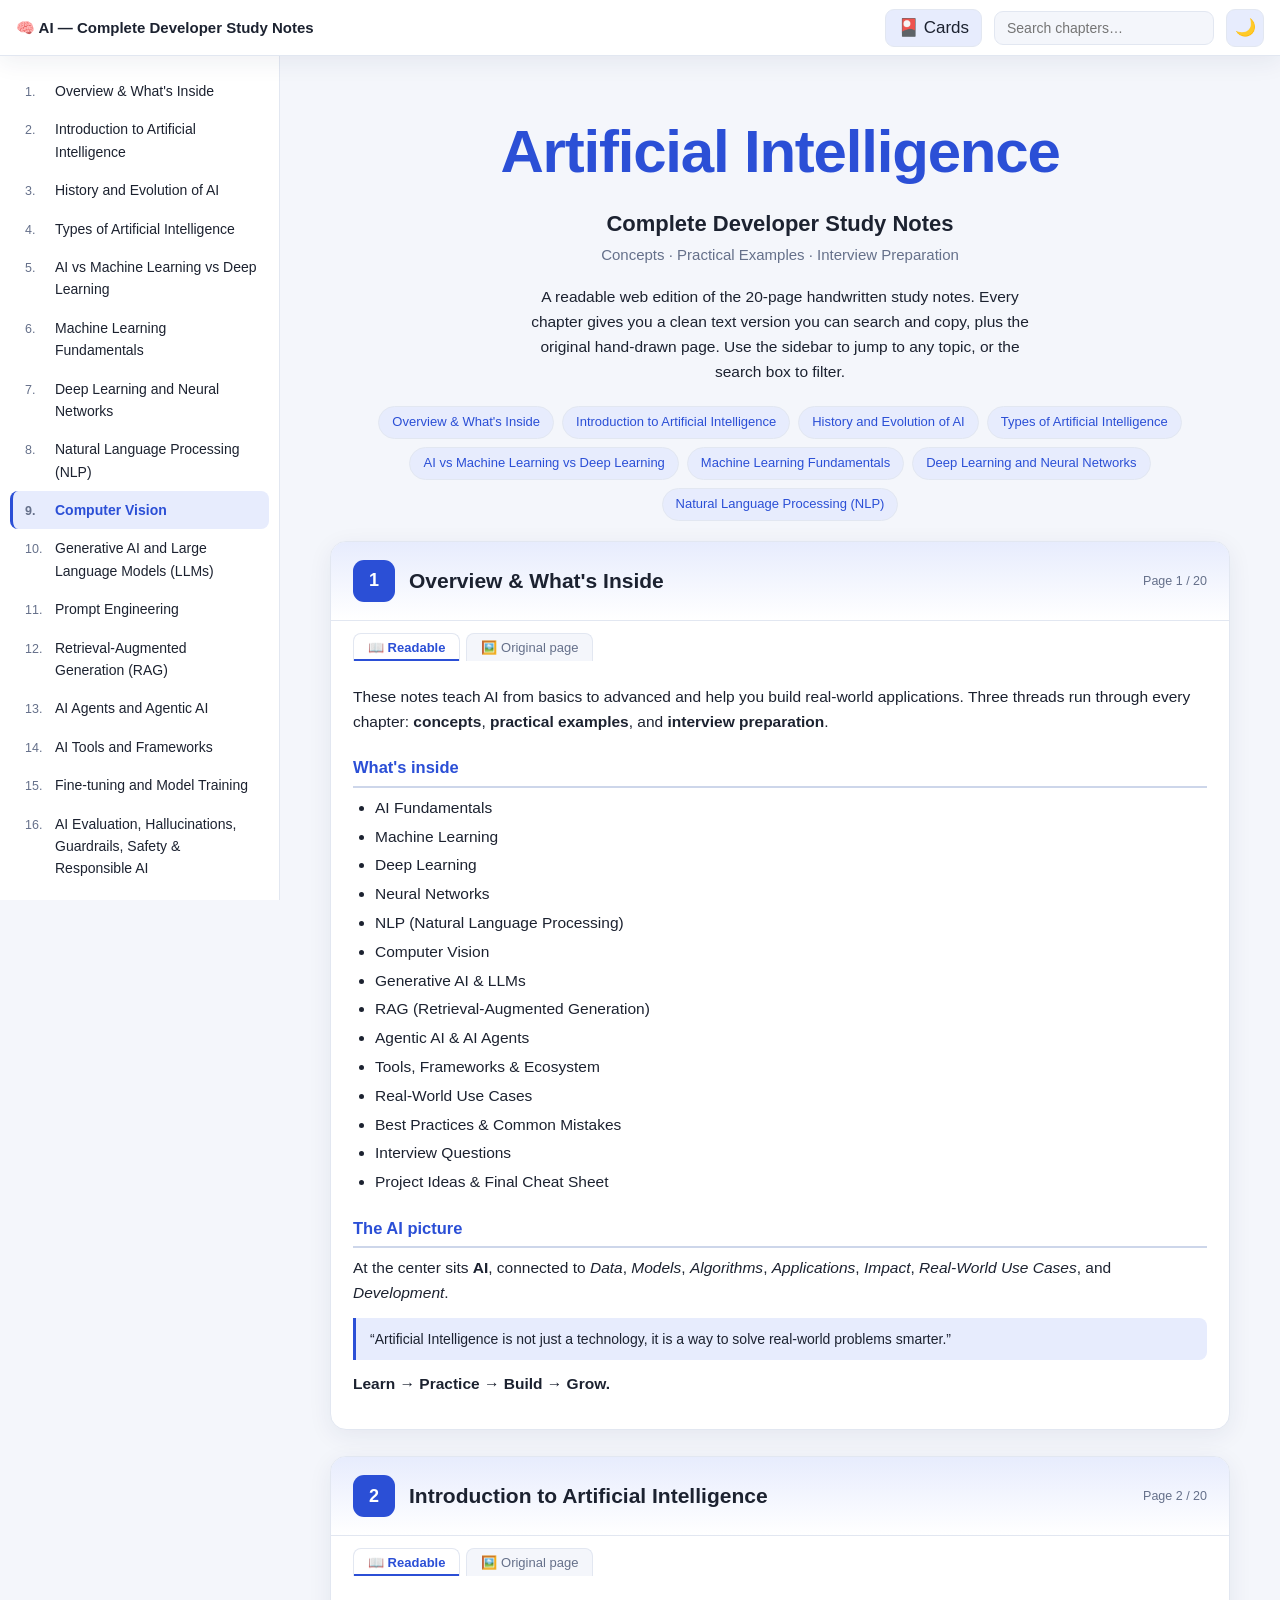
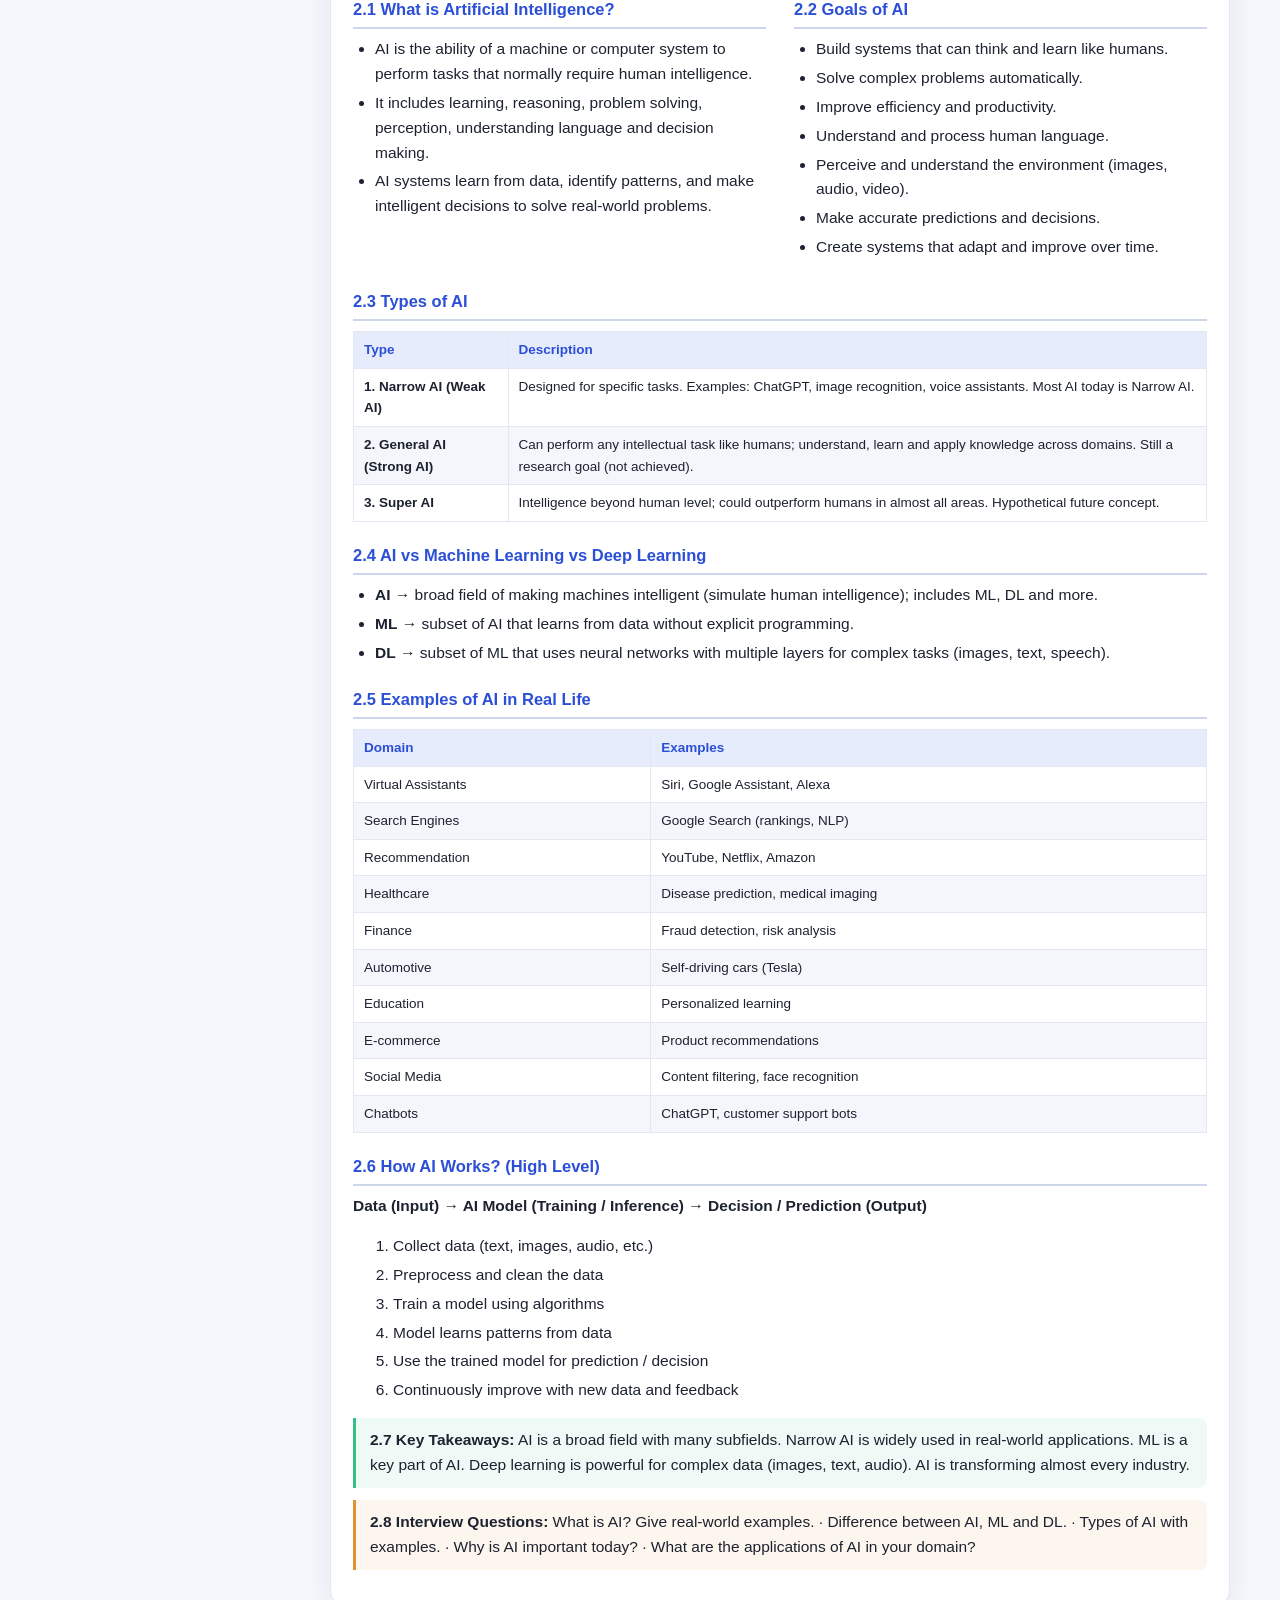
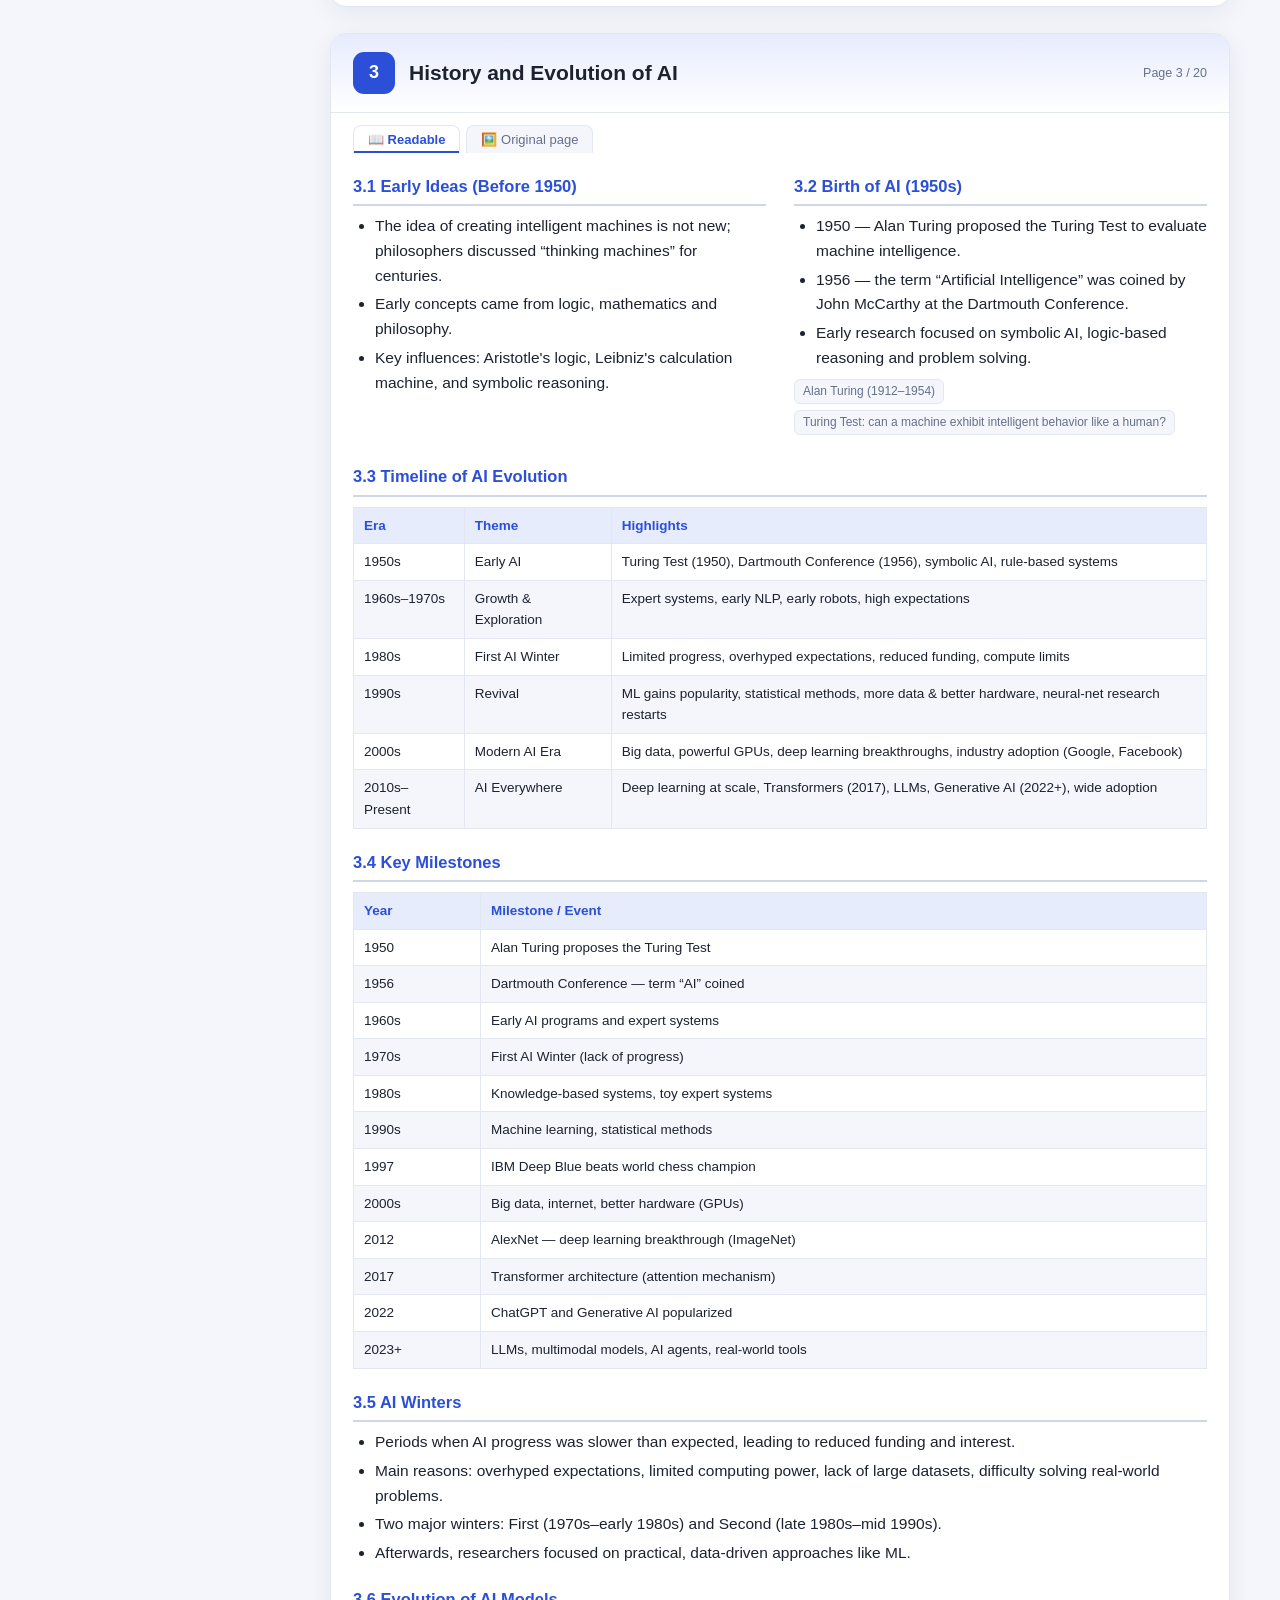
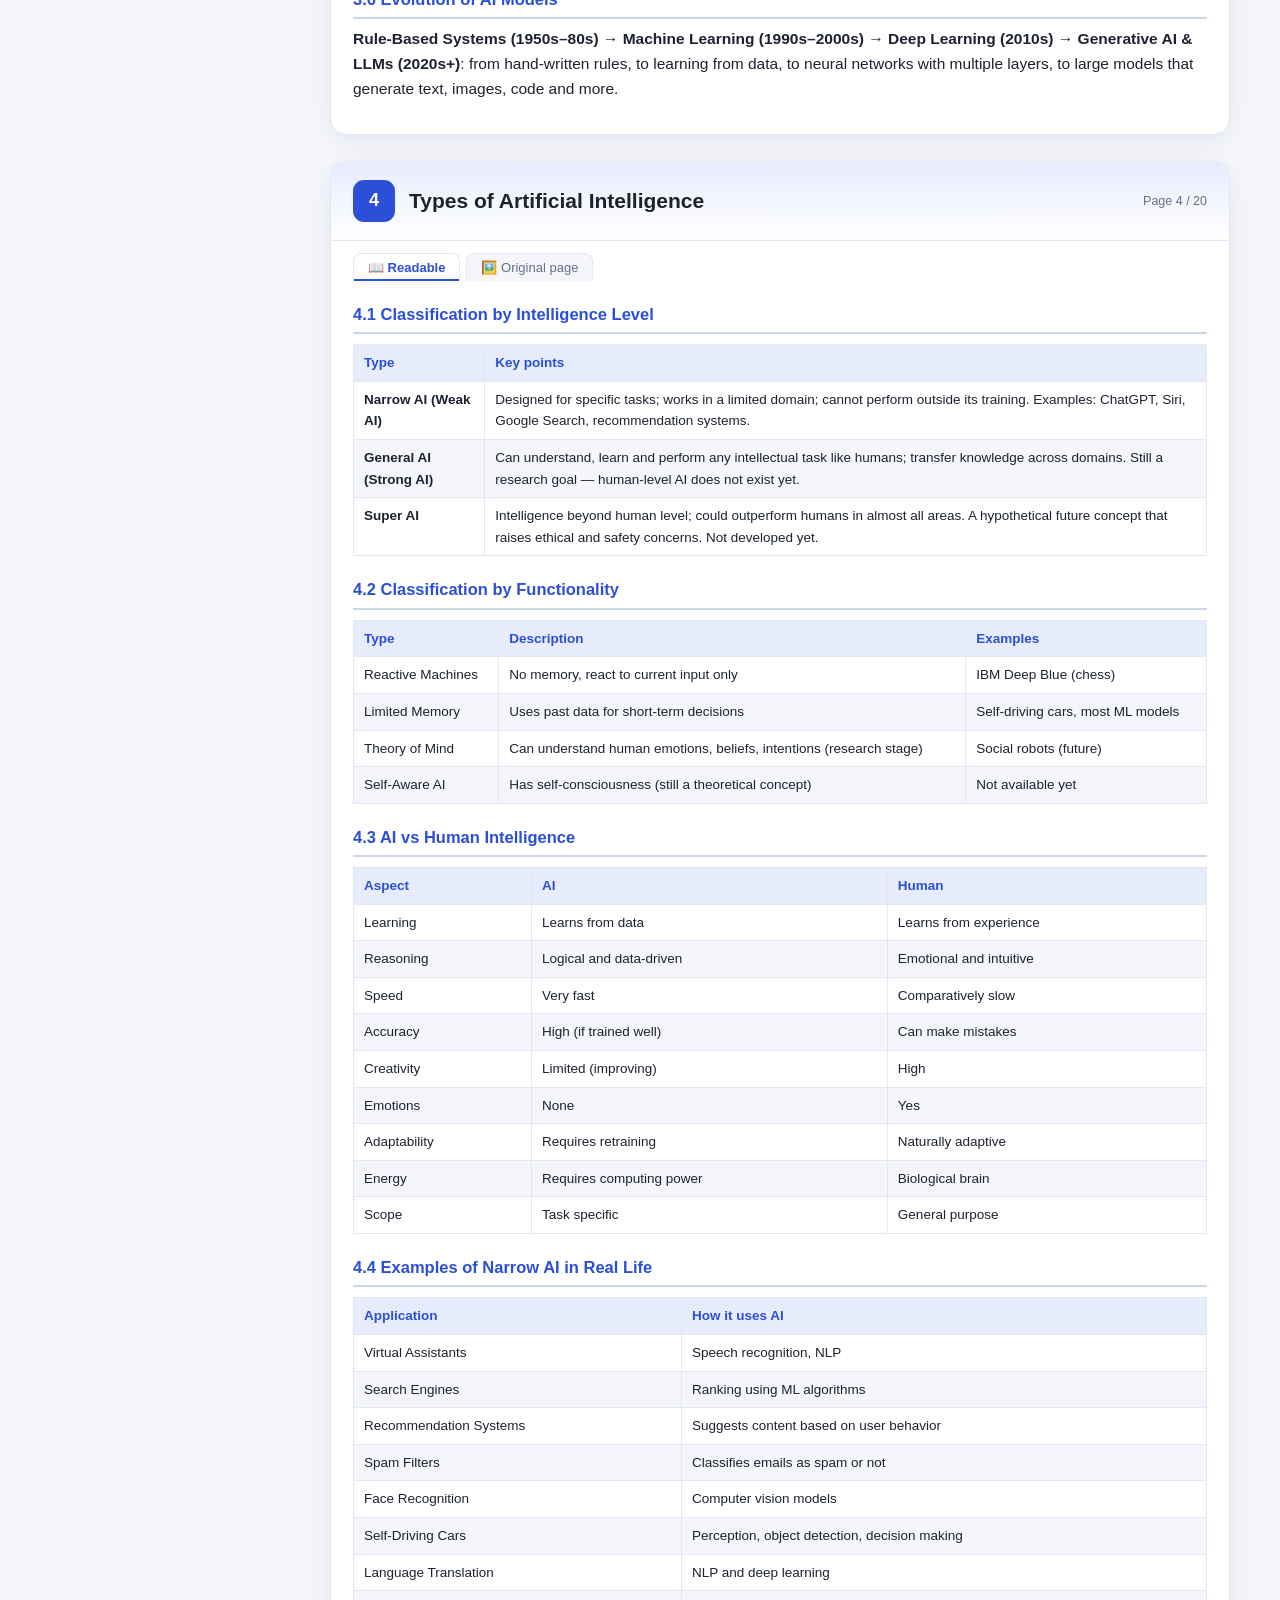
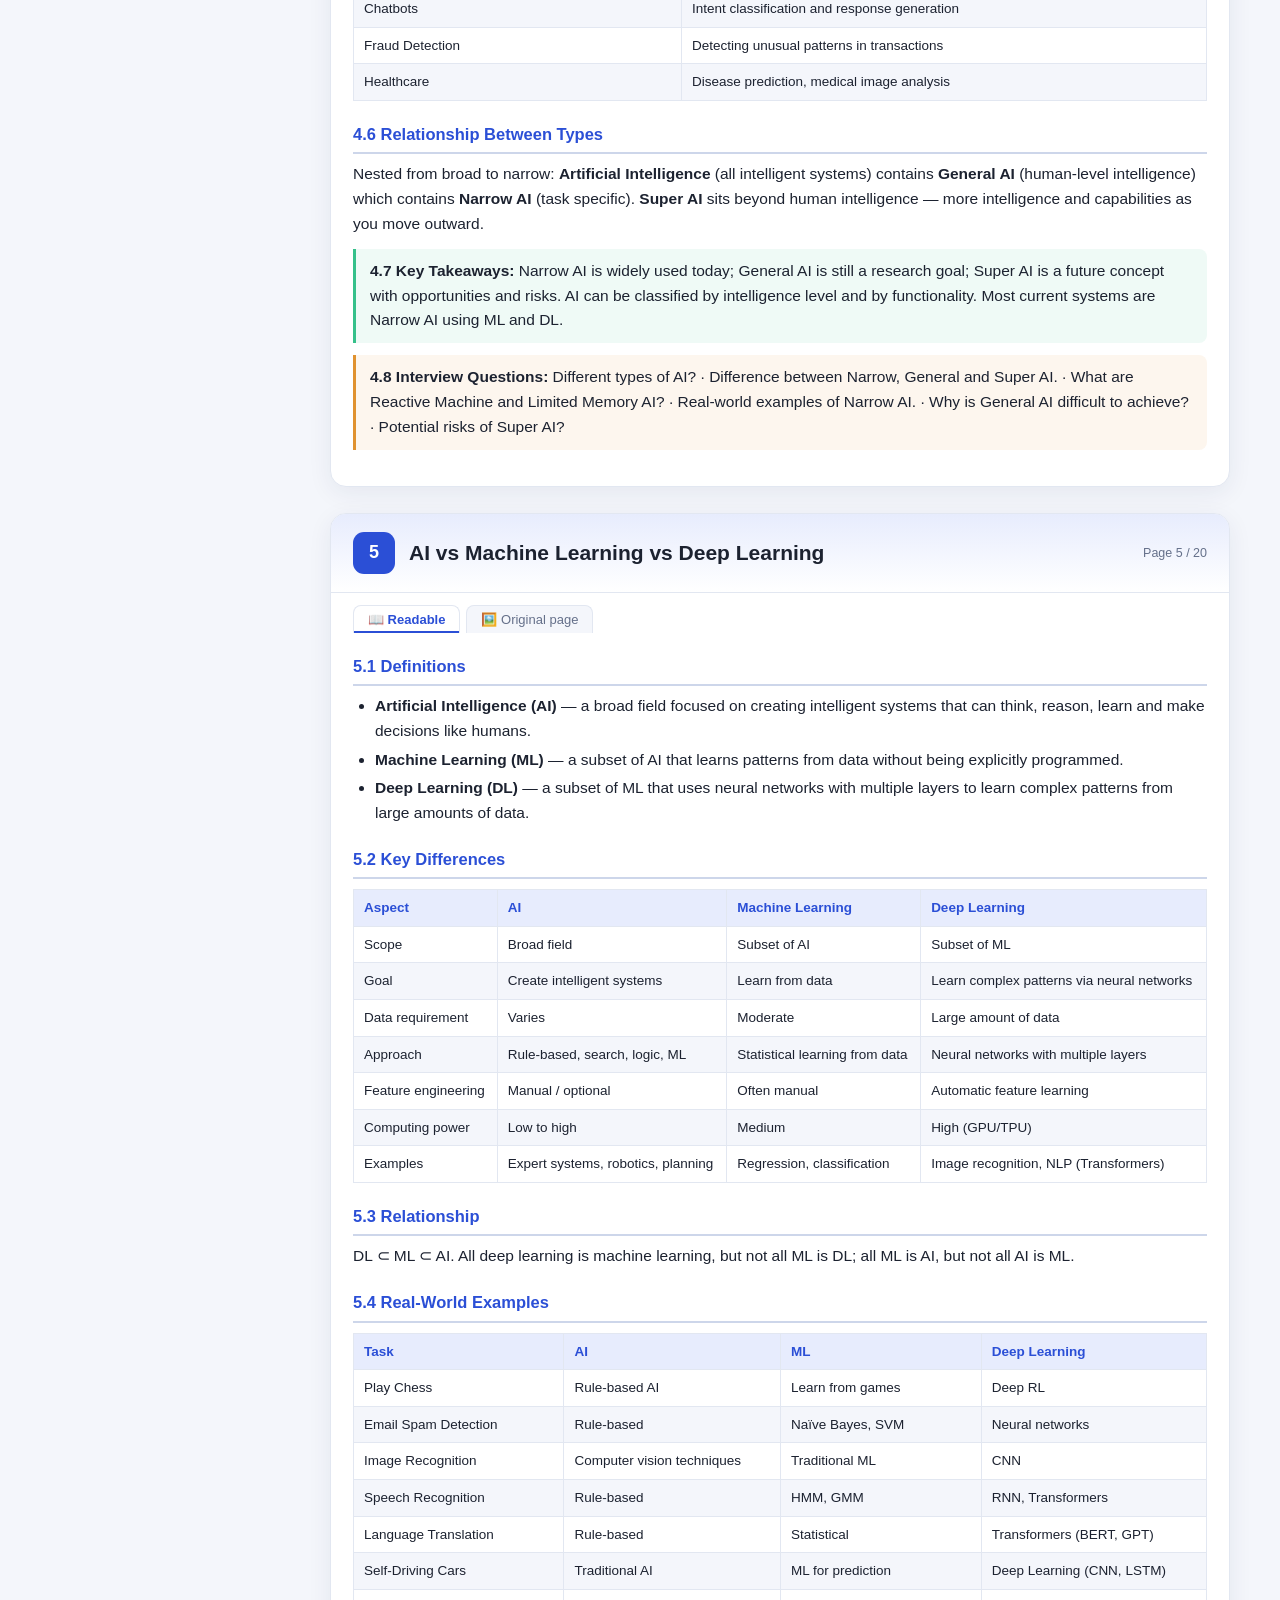
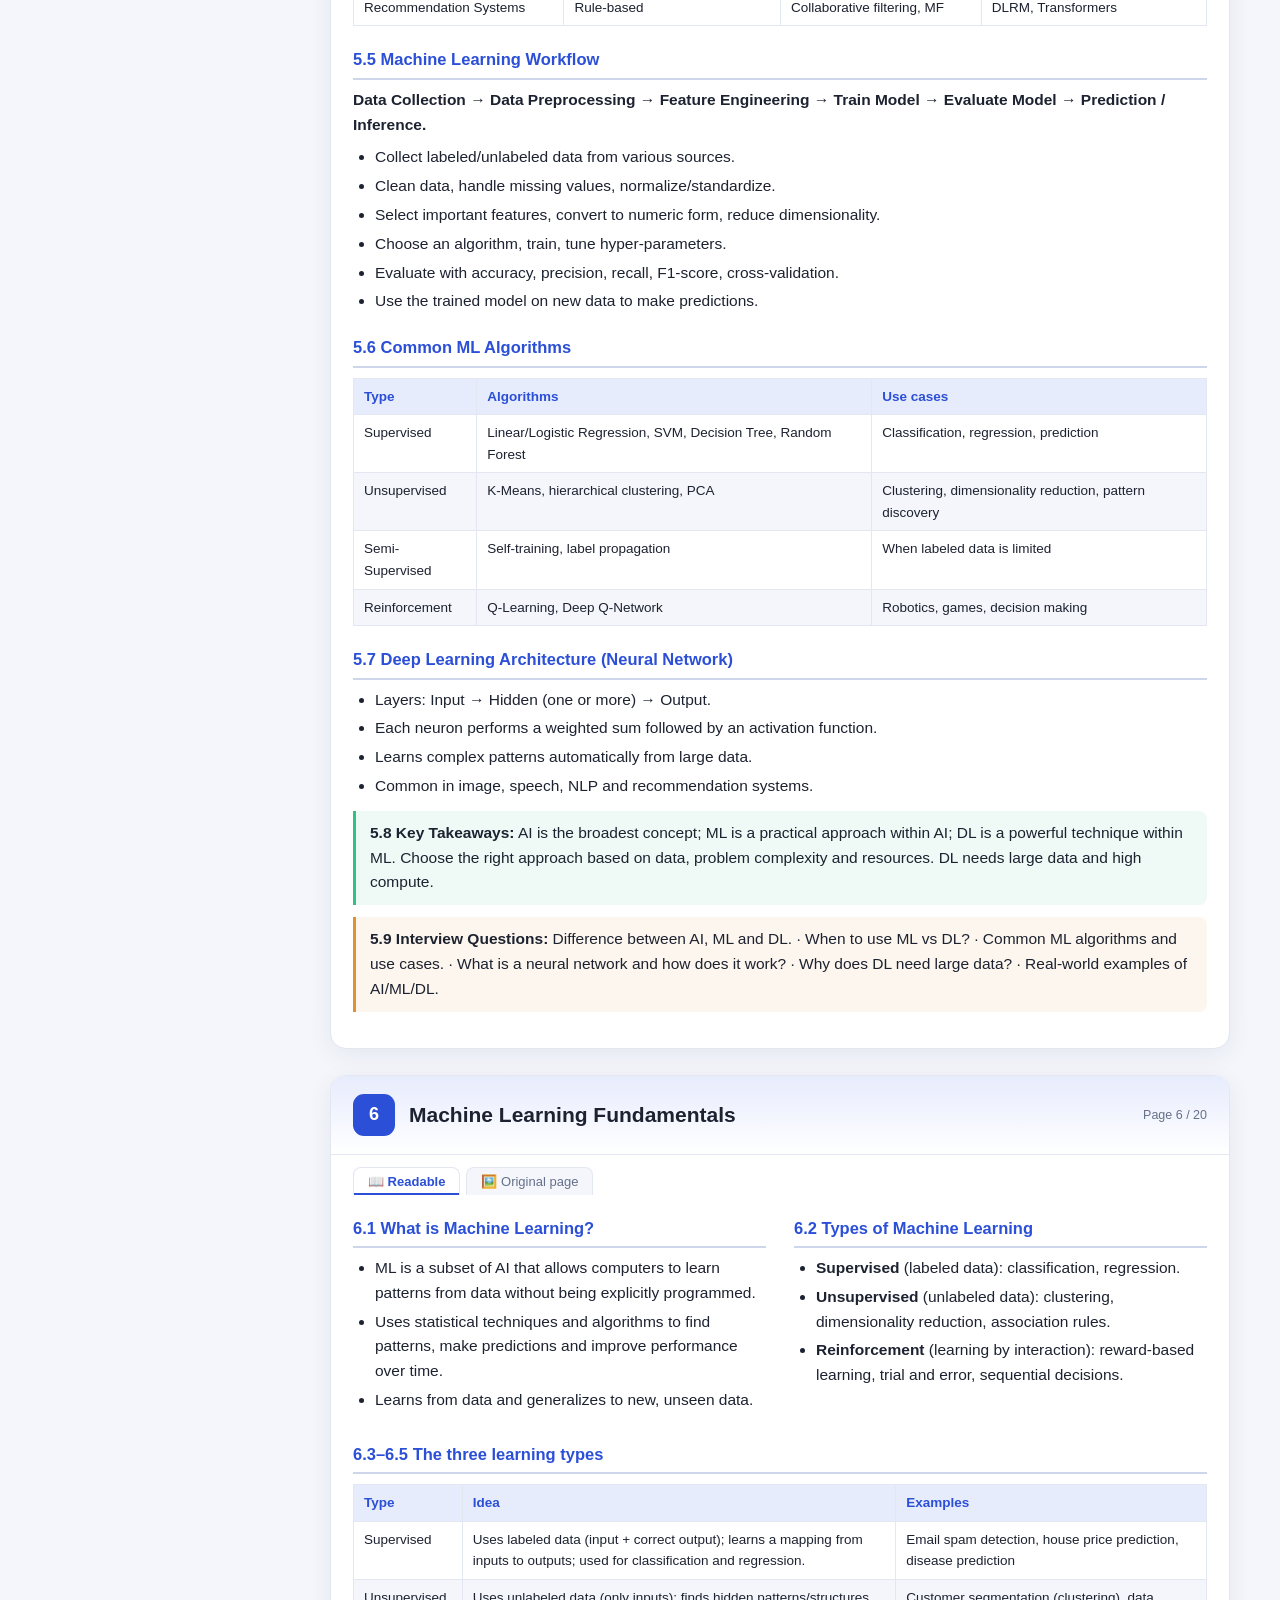
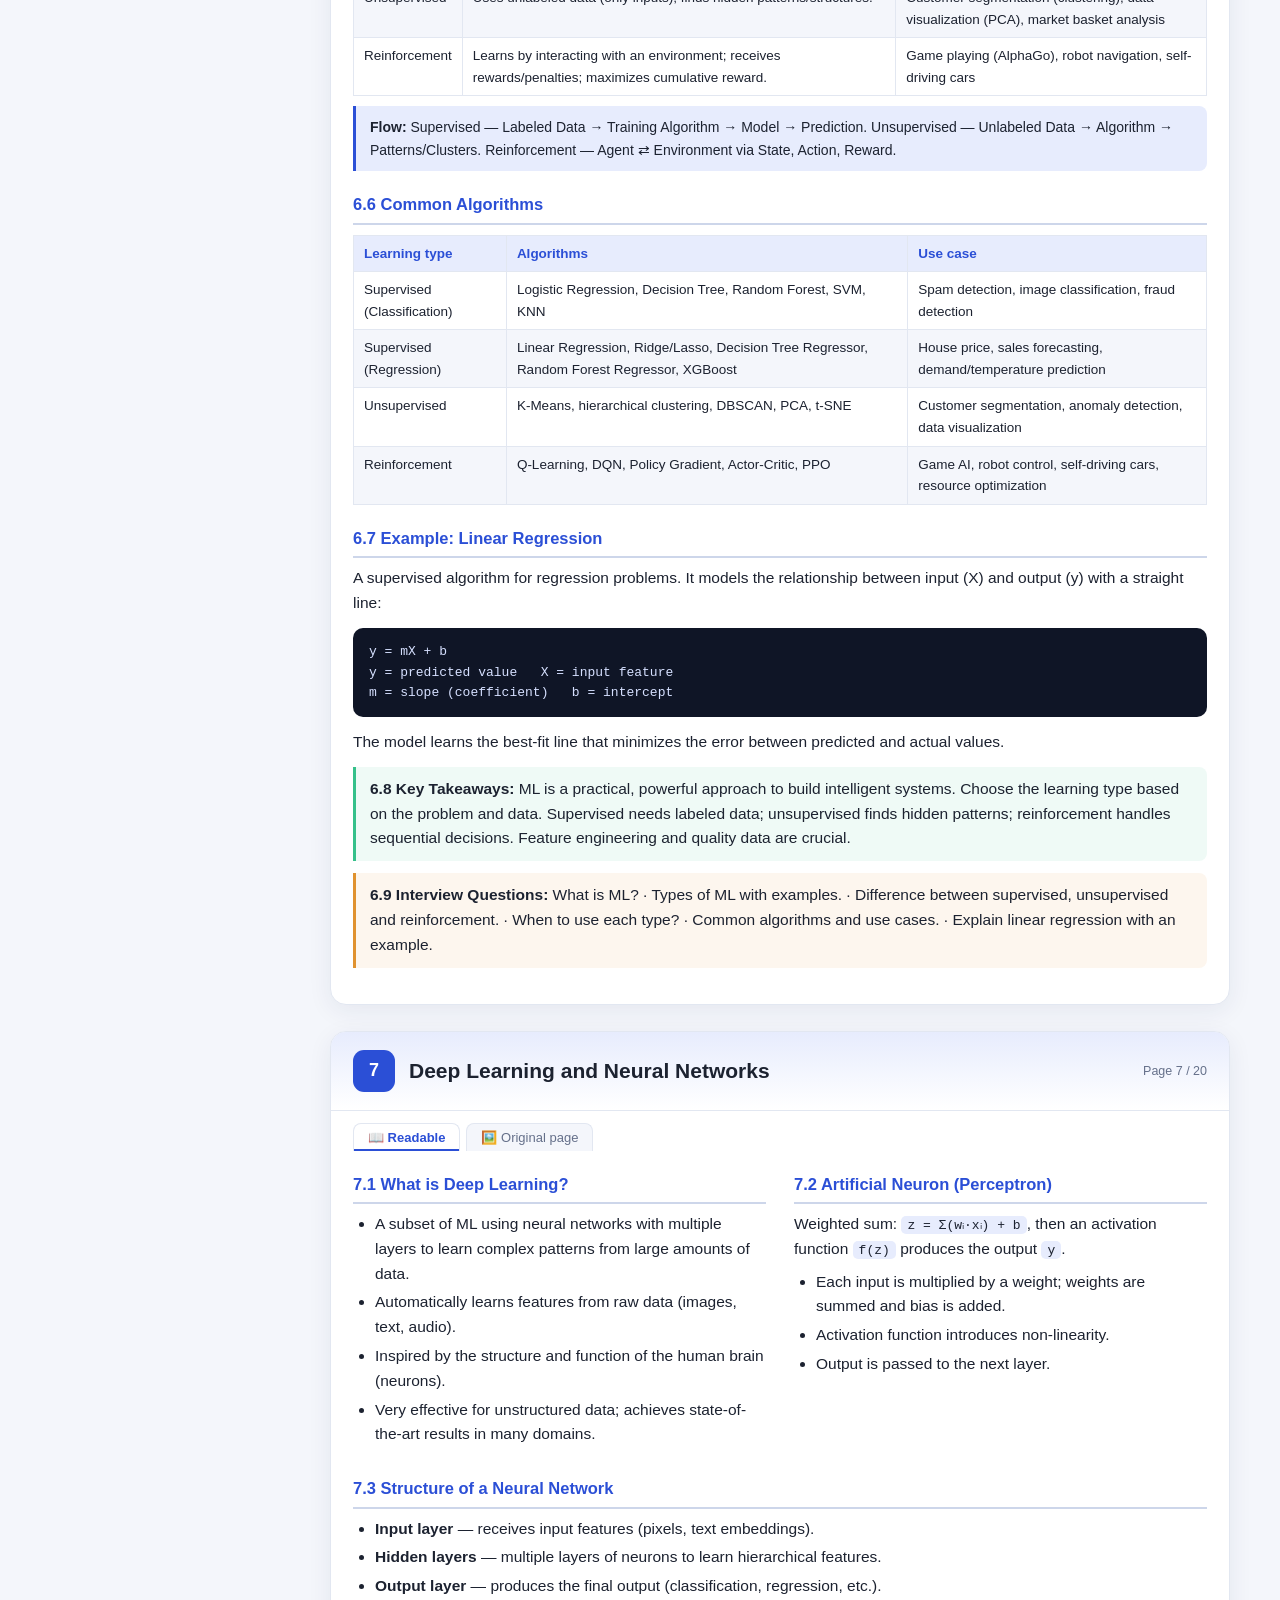
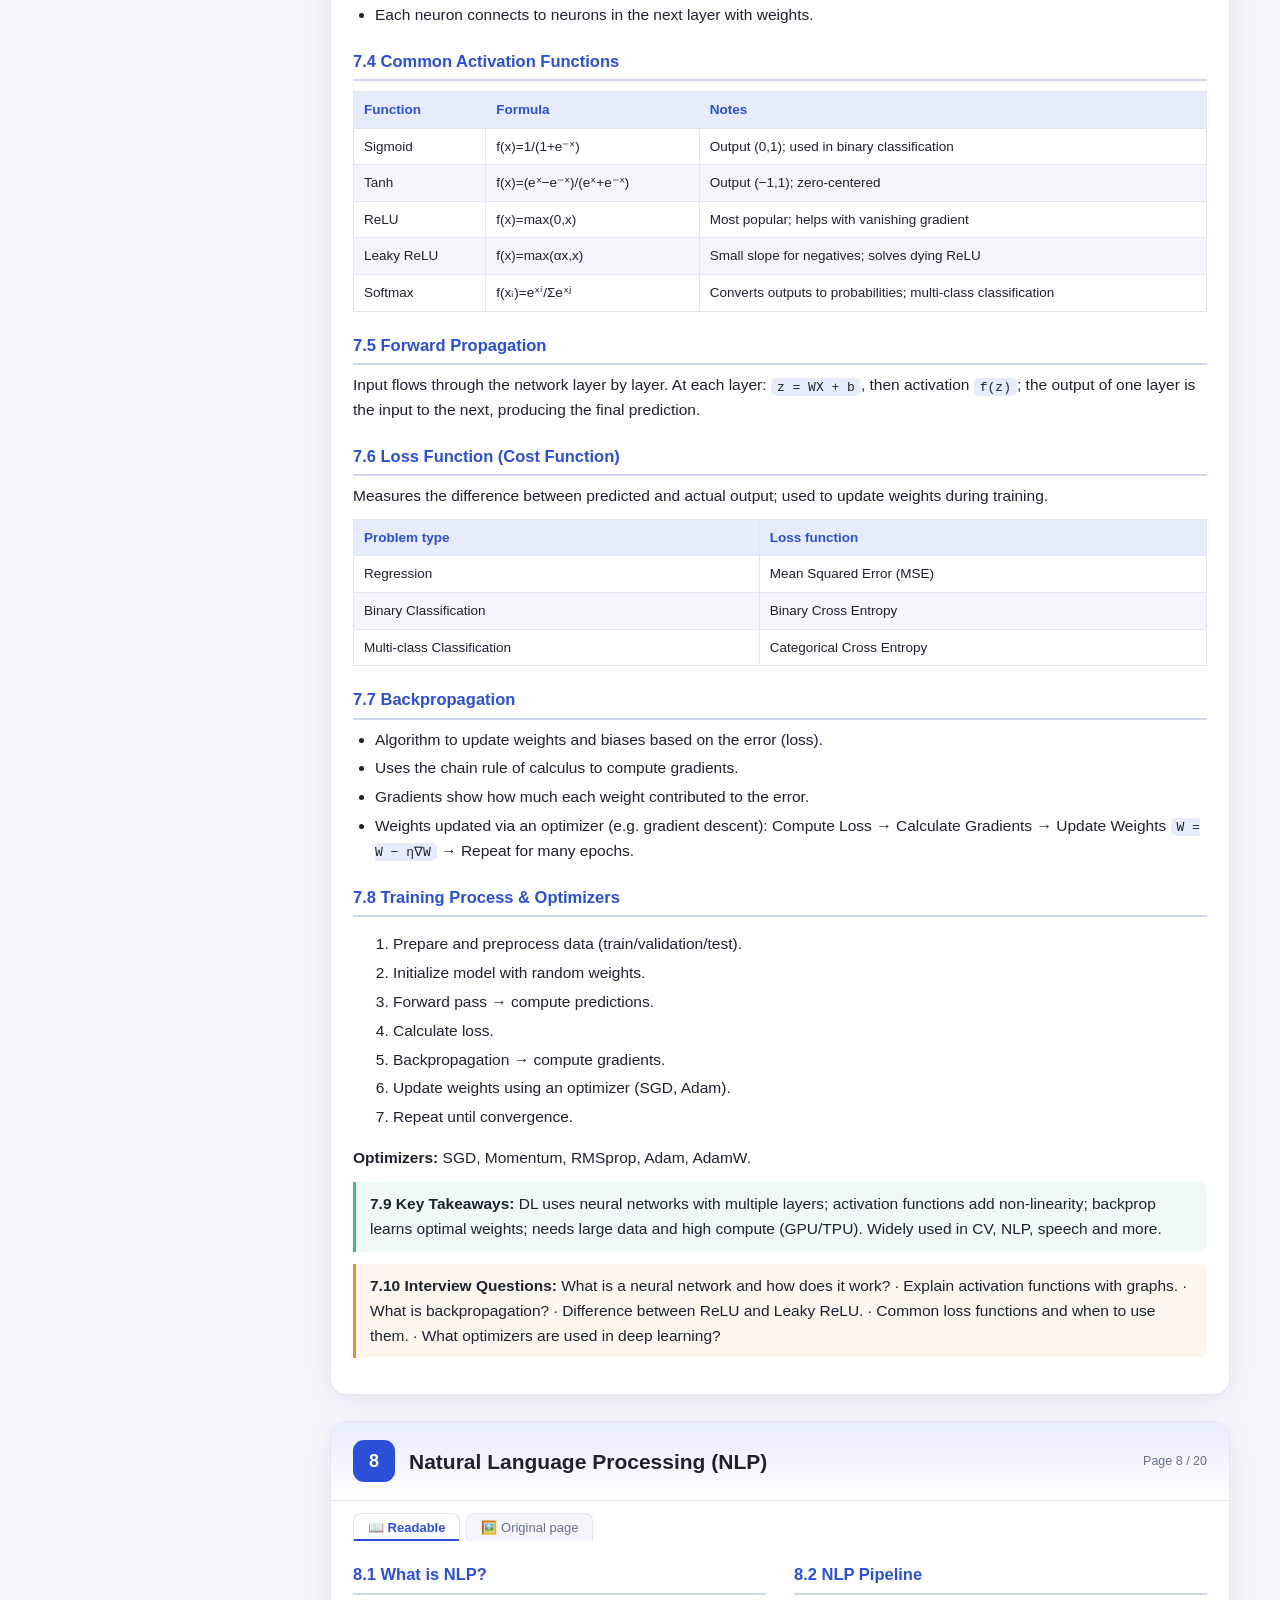
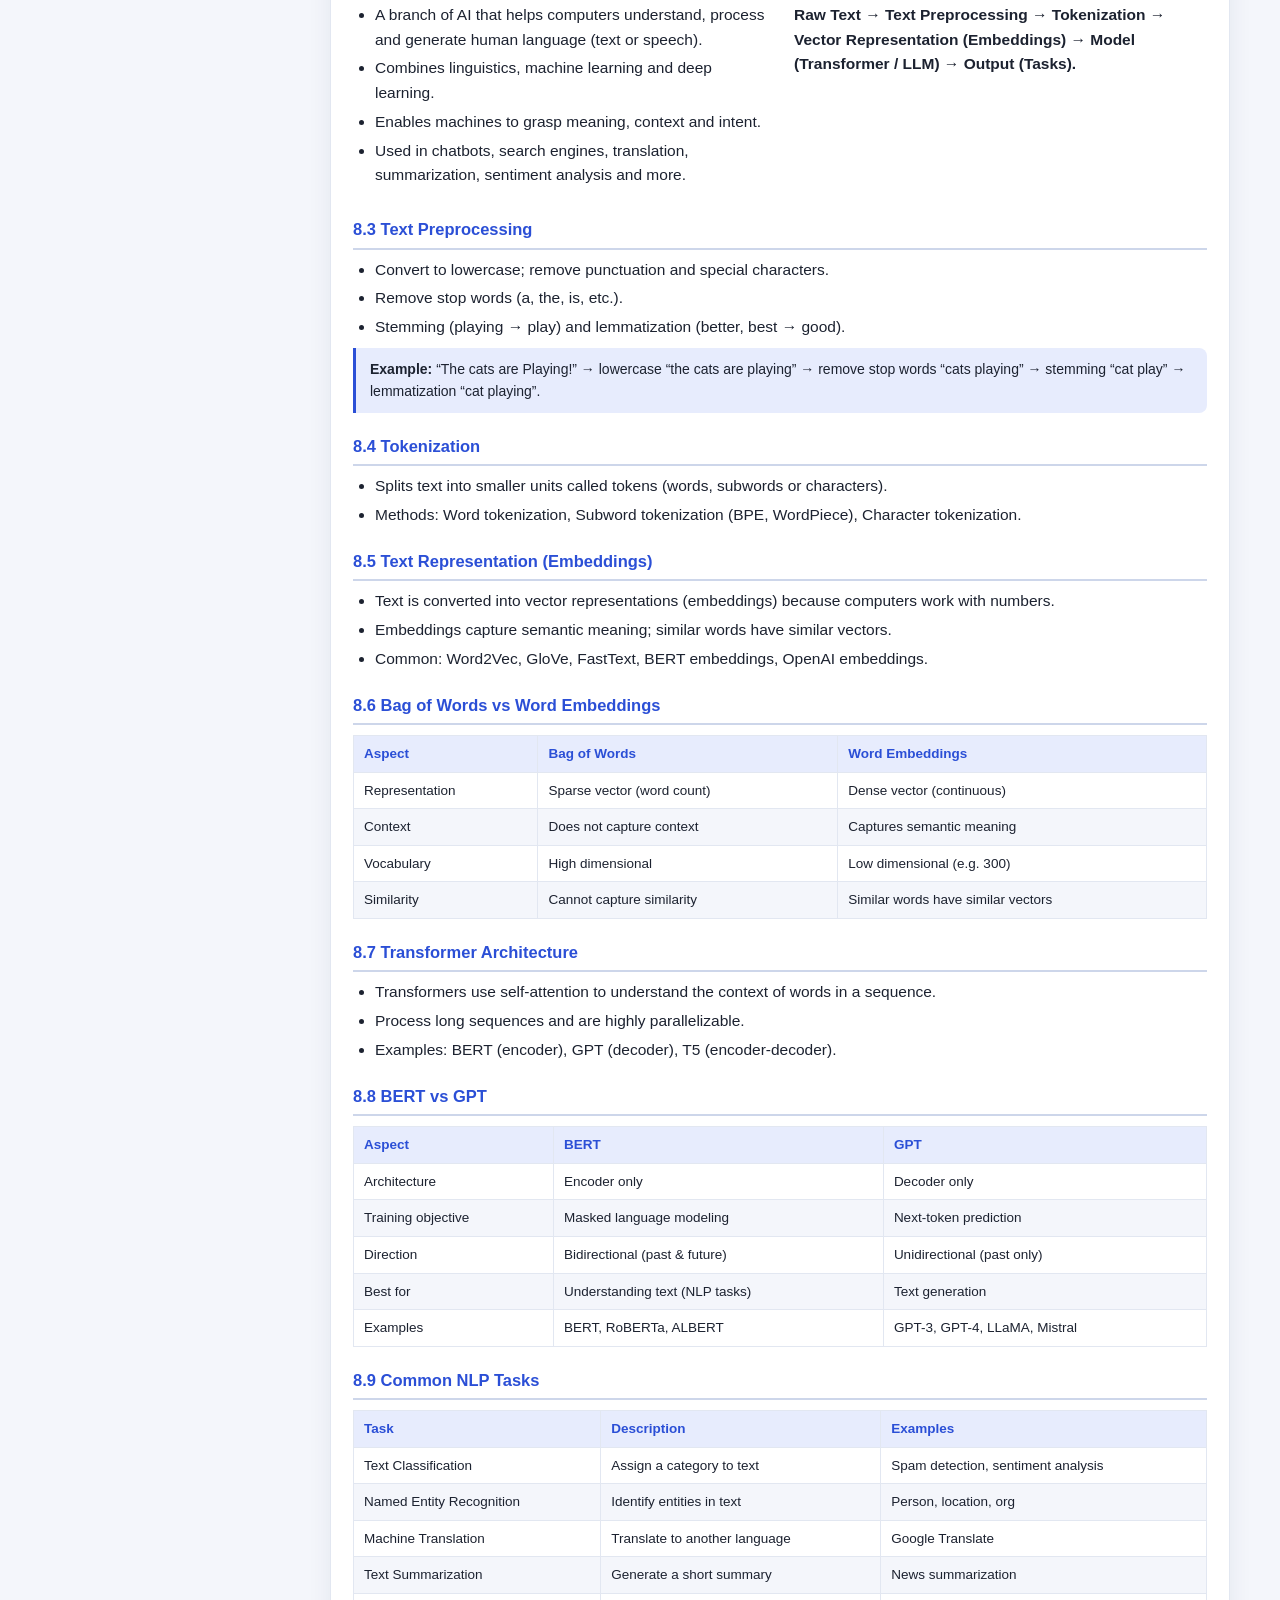
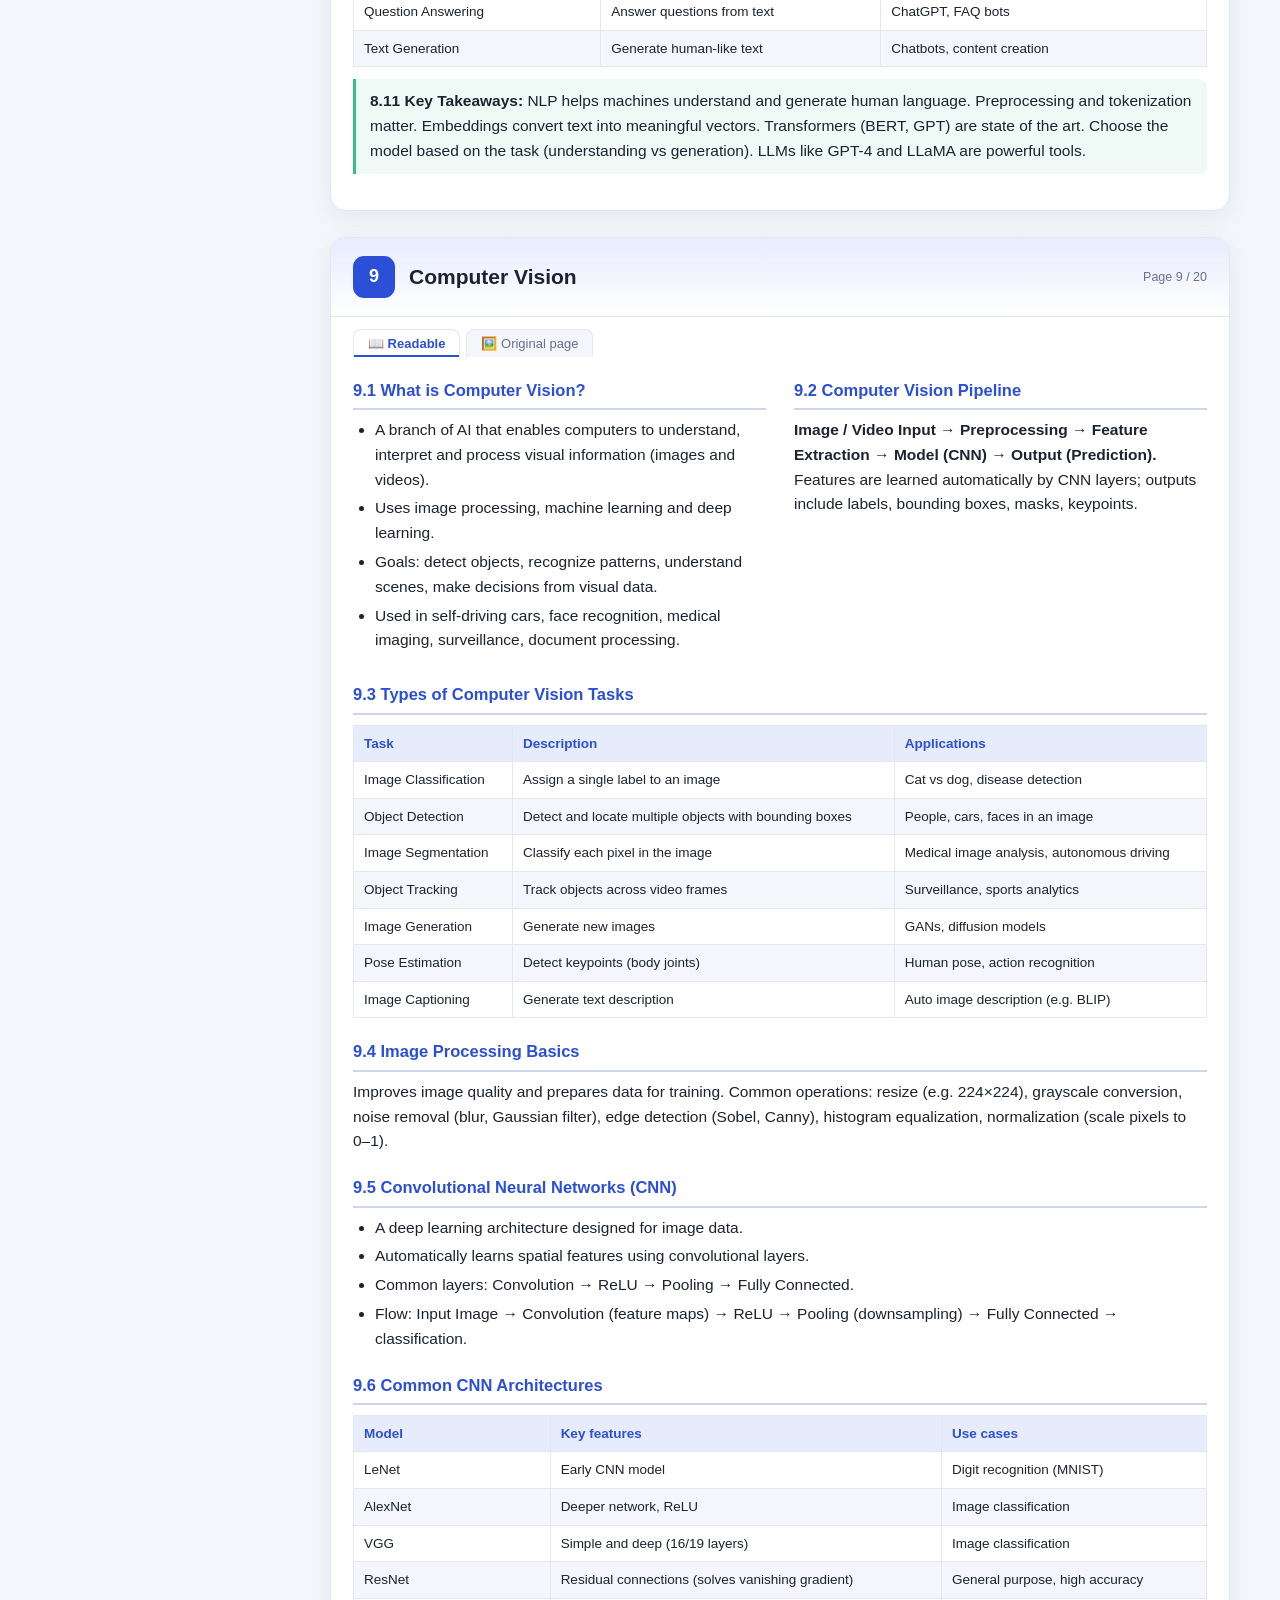
<file: index.html>
<!DOCTYPE html>
<html lang="en">
<head>
  <meta charset="UTF-8" />
  <meta name="viewport" content="width=device-width, initial-scale=1.0" />
  <title>Artificial Intelligence — Complete Developer Study Notes</title>
  <meta name="description" content="A readable web version of the 20-page Artificial Intelligence developer study notes: fundamentals, ML, deep learning, NLP, computer vision, generative AI, RAG, agents, tools, fine-tuning, safety, architecture, projects, and interview prep." />
  <script>(function(){ try { if (localStorage.getItem('ai-notes-theme') === 'dark') document.documentElement.classList.add('dark'); } catch(e){} })();</script>
  <link rel="stylesheet" href="styles.css" />
</head>
<body>
  <div class="progress" id="progress"></div>

  <!-- Top bar -->
  <header class="topbar">
    <button class="icon-btn" id="menuBtn" aria-label="Toggle sidebar">☰</button>
    <span class="brand">🧠 AI — Complete Developer Study Notes</span>
    <span class="spacer"></span>
    <a class="icon-btn" id="cardsLink" href="cards.html" title="Clean graphic cards" aria-label="Clean graphic cards" style="text-decoration:none;display:grid;place-items:center;width:auto;padding:0 12px;">🎴 Cards</a>
    <input type="search" id="search" class="search" placeholder="Search chapters…" aria-label="Search chapters" />
    <button class="icon-btn" id="themeBtn" aria-label="Toggle dark mode" title="Toggle dark mode">🌙</button>
  </header>

  <div class="layout">
    <!-- Sidebar -->
    <nav class="sidebar" id="sidebar" aria-label="Chapters">
      <ul id="navList"></ul>
      <p class="credit">Original notes by <strong>Rahul Yadav</strong><br/>20 pages · web edition</p>
    </nav>
    <div class="backdrop" id="backdrop"></div>

    <!-- Main -->
    <main class="content" id="content">
      <section class="intro" id="home">
        <h1>Artificial Intelligence</h1>
        <p class="subtitle">Complete Developer Study Notes</p>
        <p class="tagline">Concepts · Practical Examples · Interview Preparation</p>
        <p class="lead">A readable web edition of the 20-page handwritten study notes. Every chapter
          gives you a clean text version you can search and copy, plus the original hand-drawn page.
          Use the sidebar to jump to any topic, or the search box to filter.</p>
        <div class="chip-row" id="chipRow"></div>
      </section>
      <div id="chapters"></div>
      <footer class="site-footer">
        Web edition rendered from the original study-note pages · Content by Rahul Yadav.
      </footer>
    </main>
  </div>

  <button class="top-btn" id="topBtn" aria-label="Back to top" title="Back to top">↑</button>

  <script src="notes-data.js"></script>
  <script src="app.js"></script>
</body>
</html>
</file>
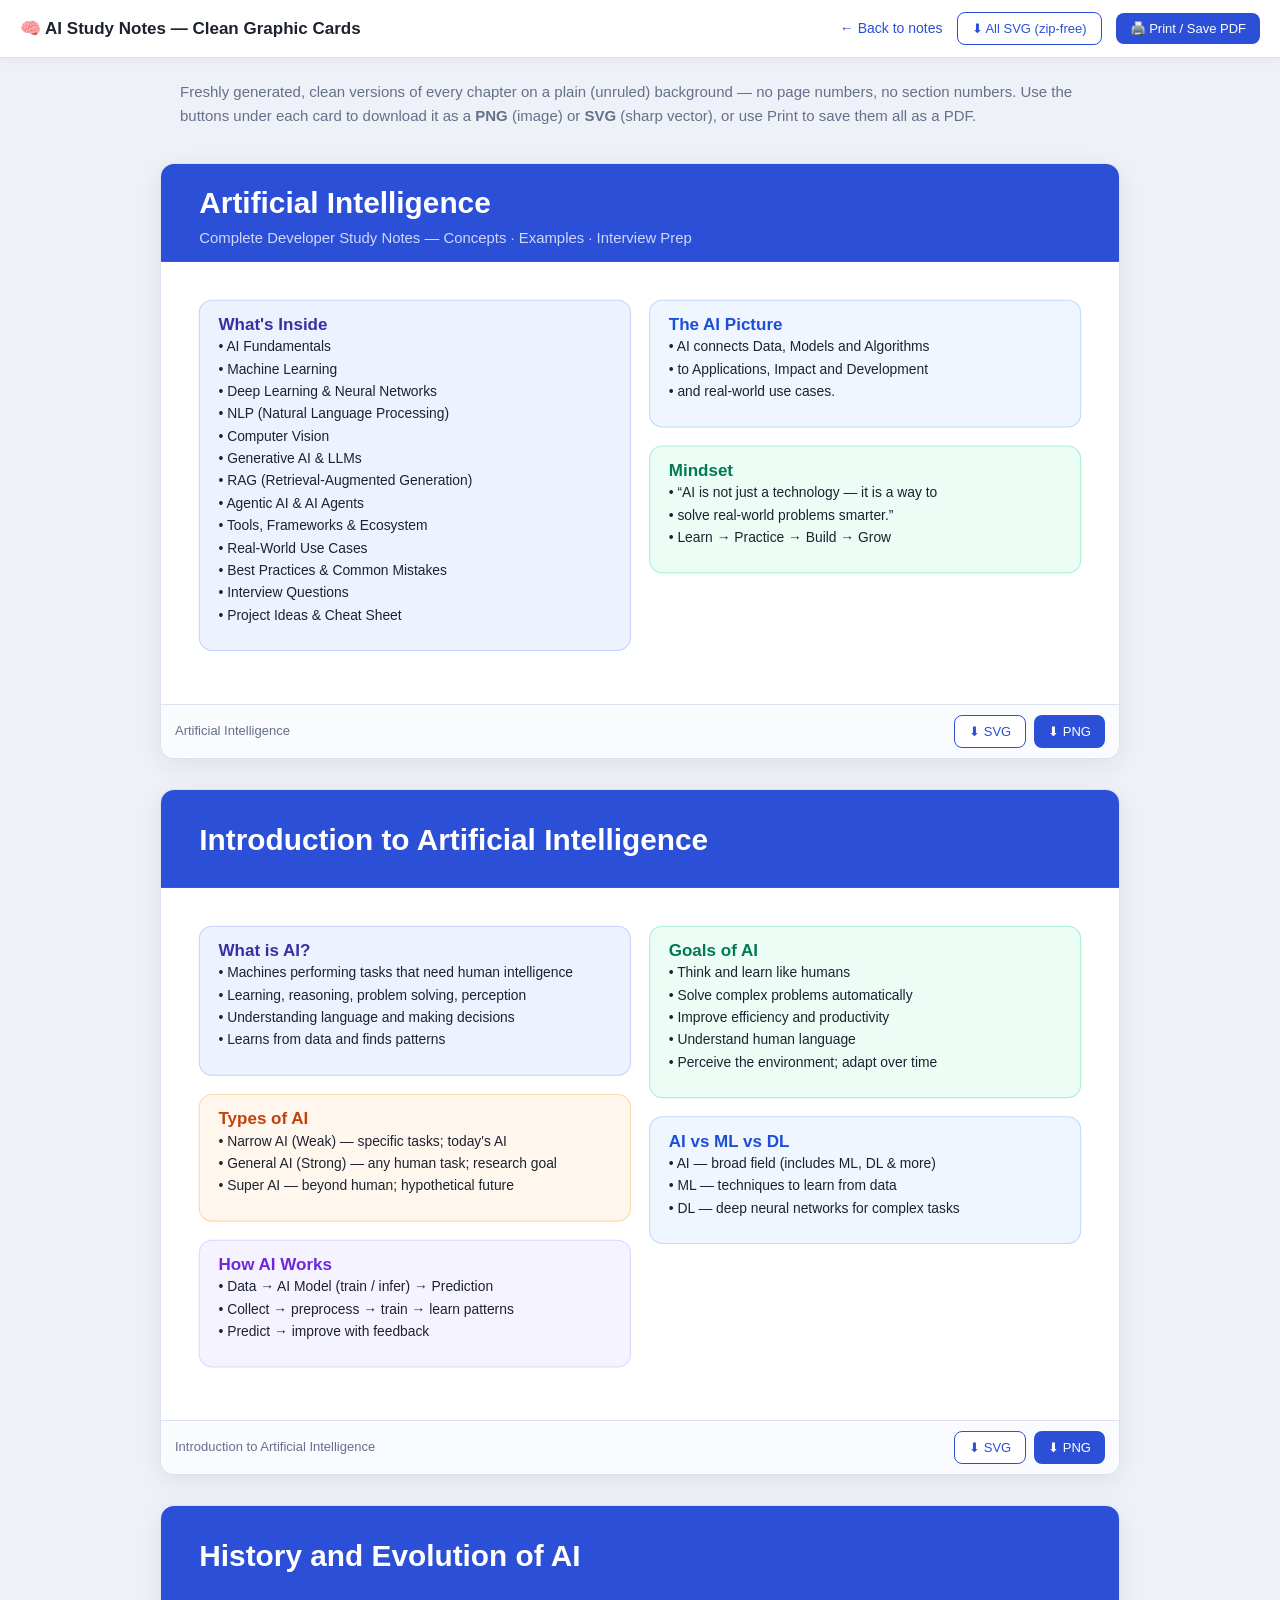
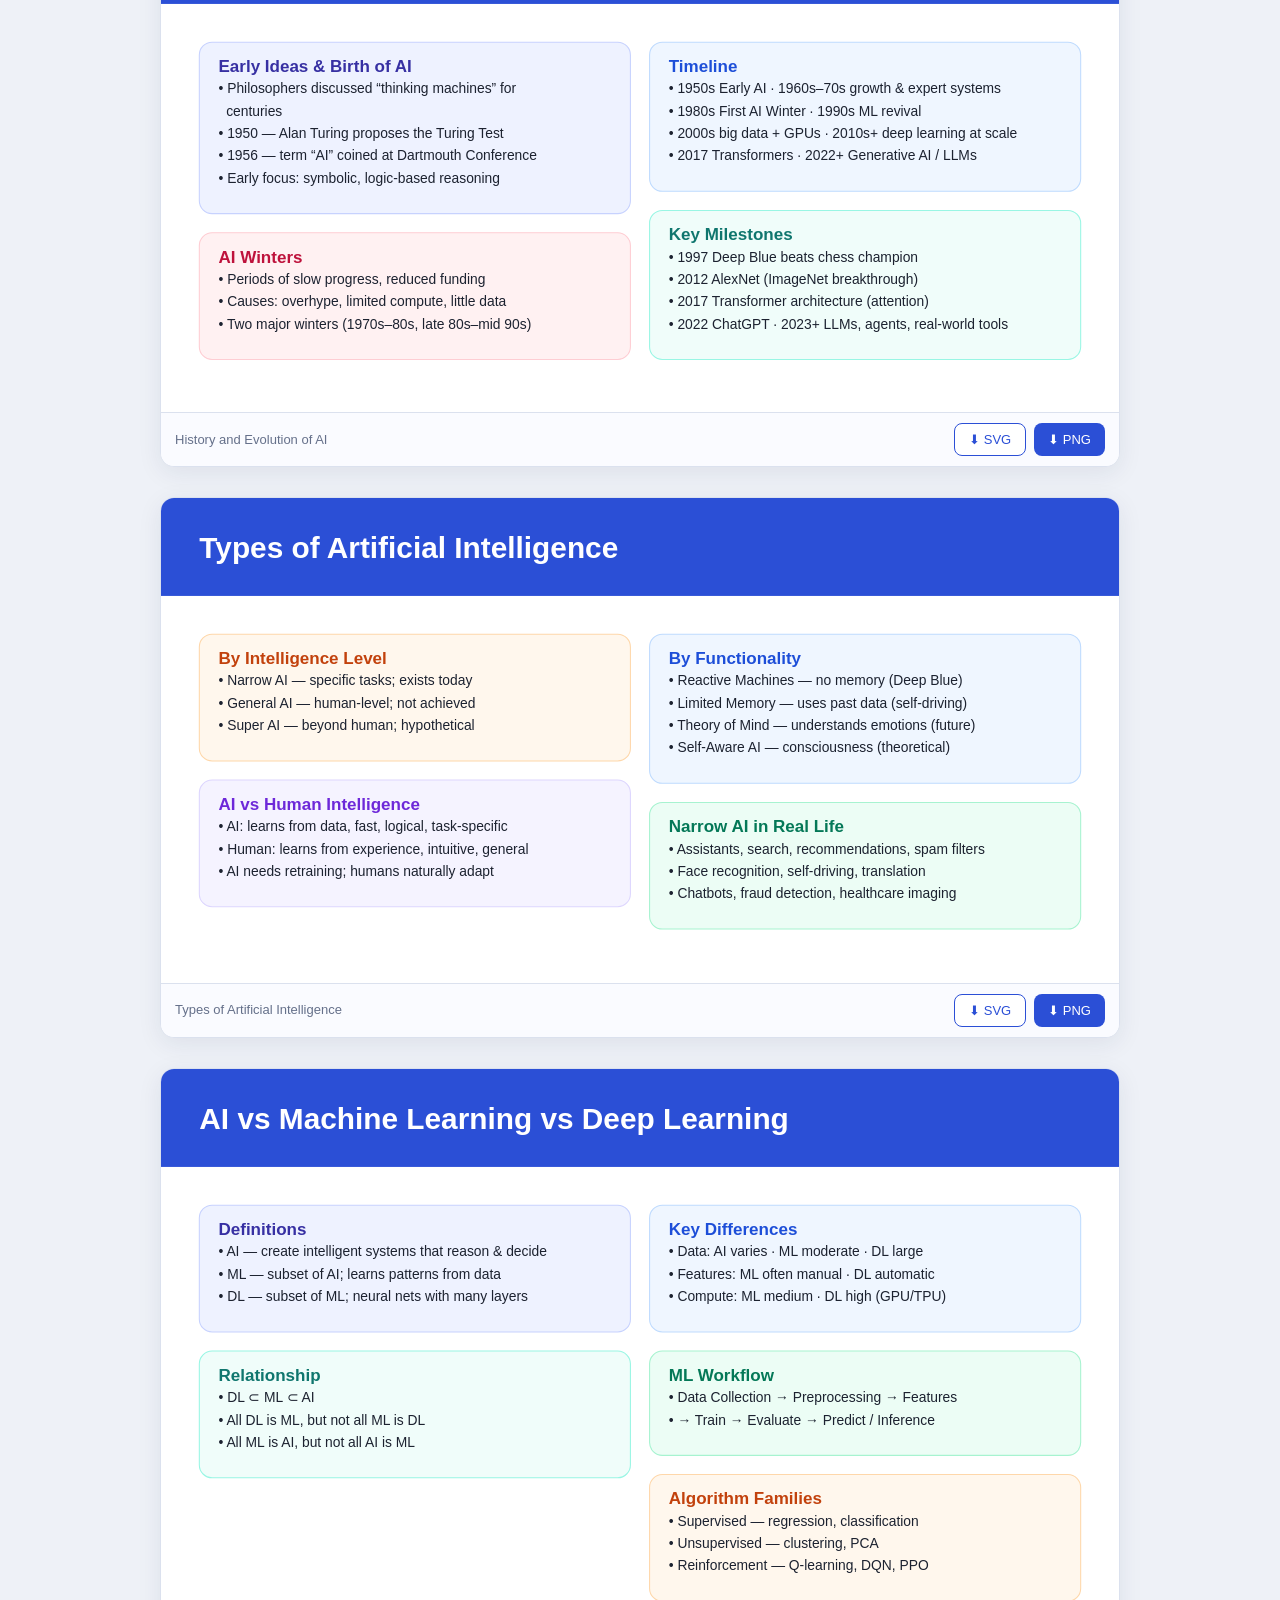
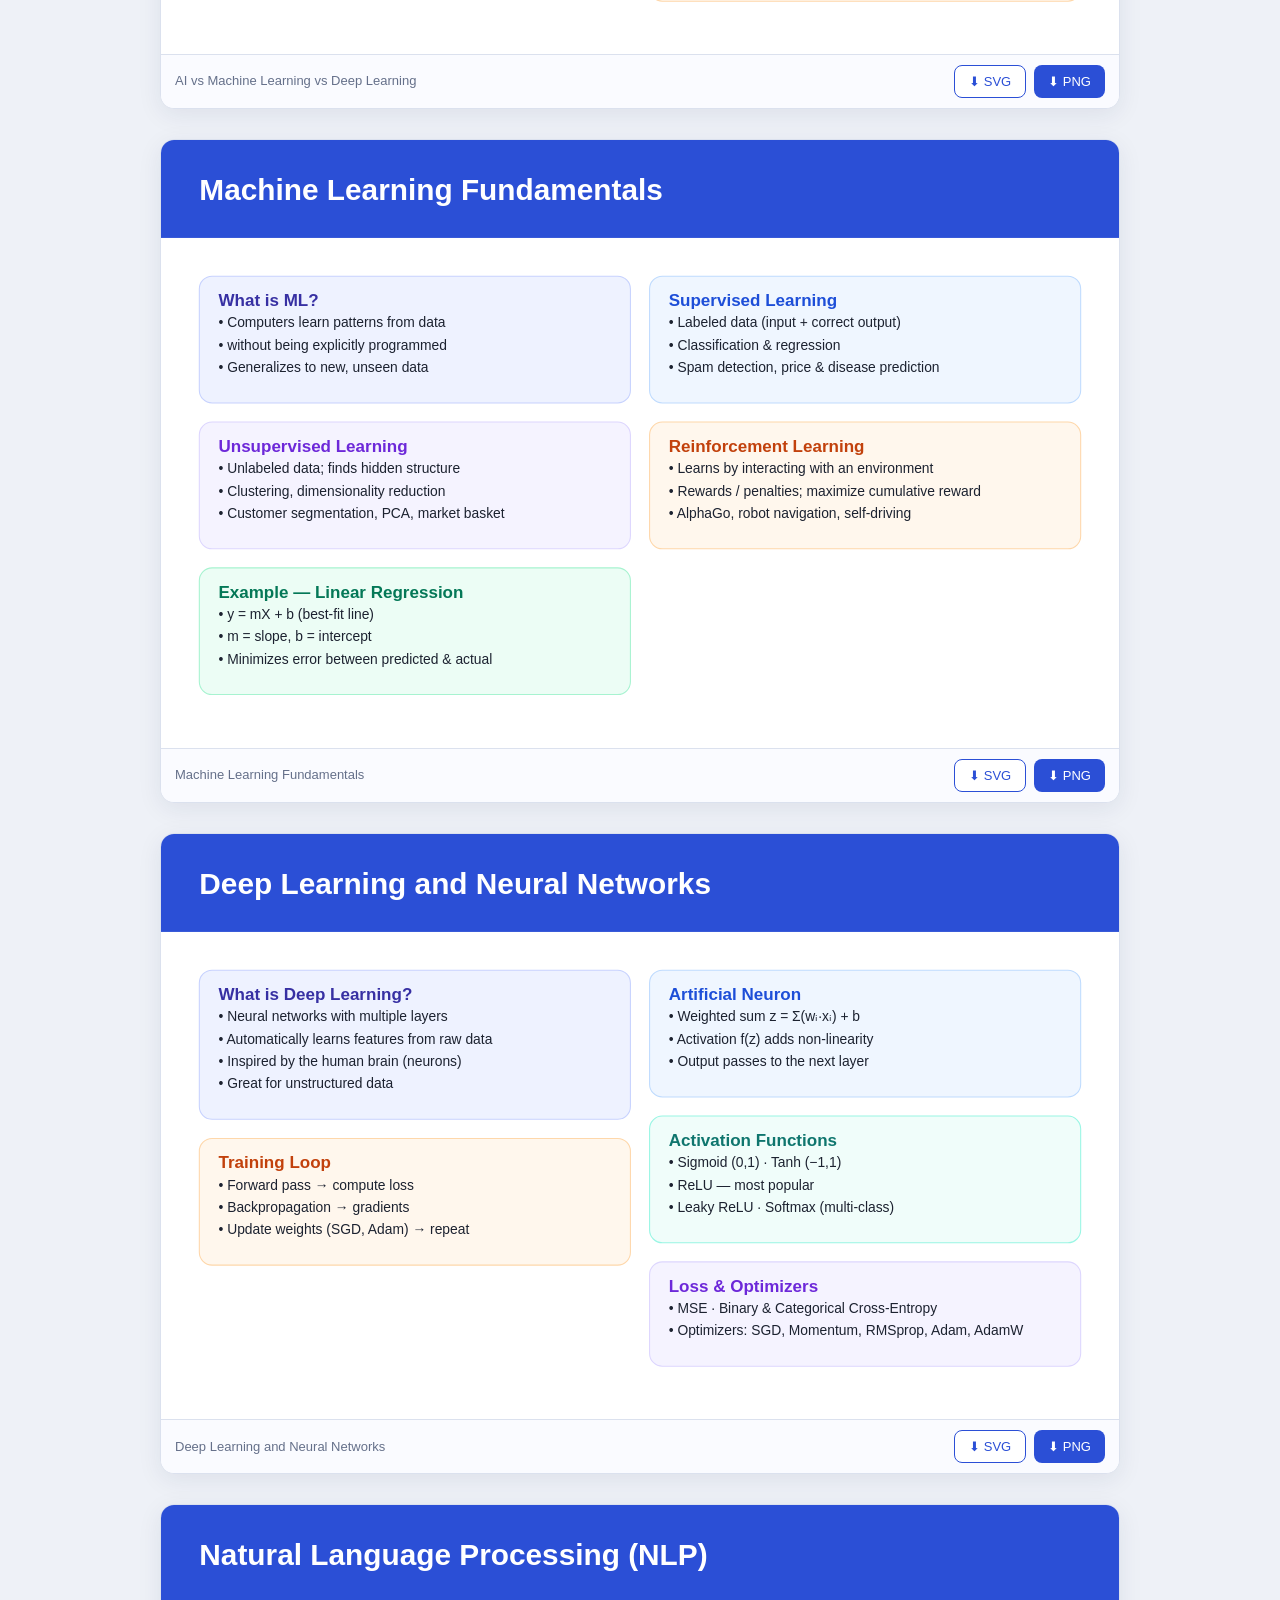
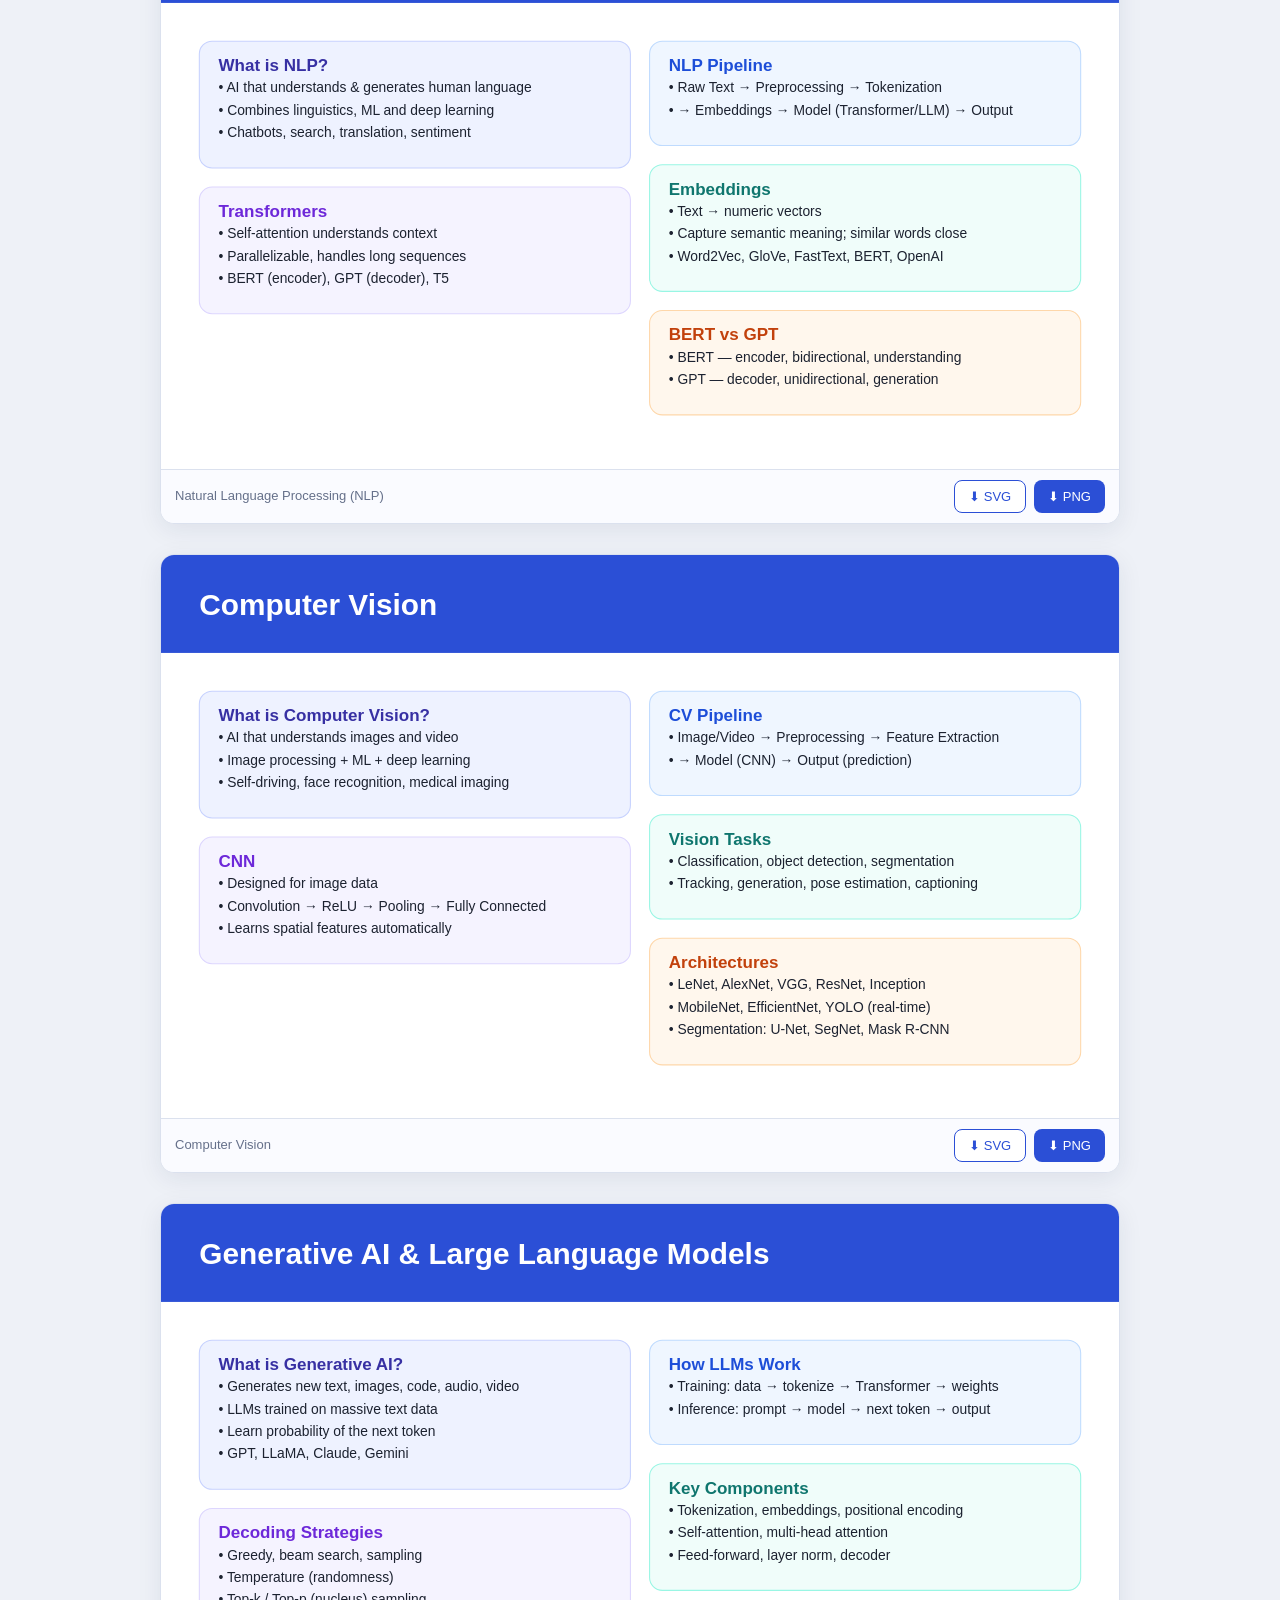
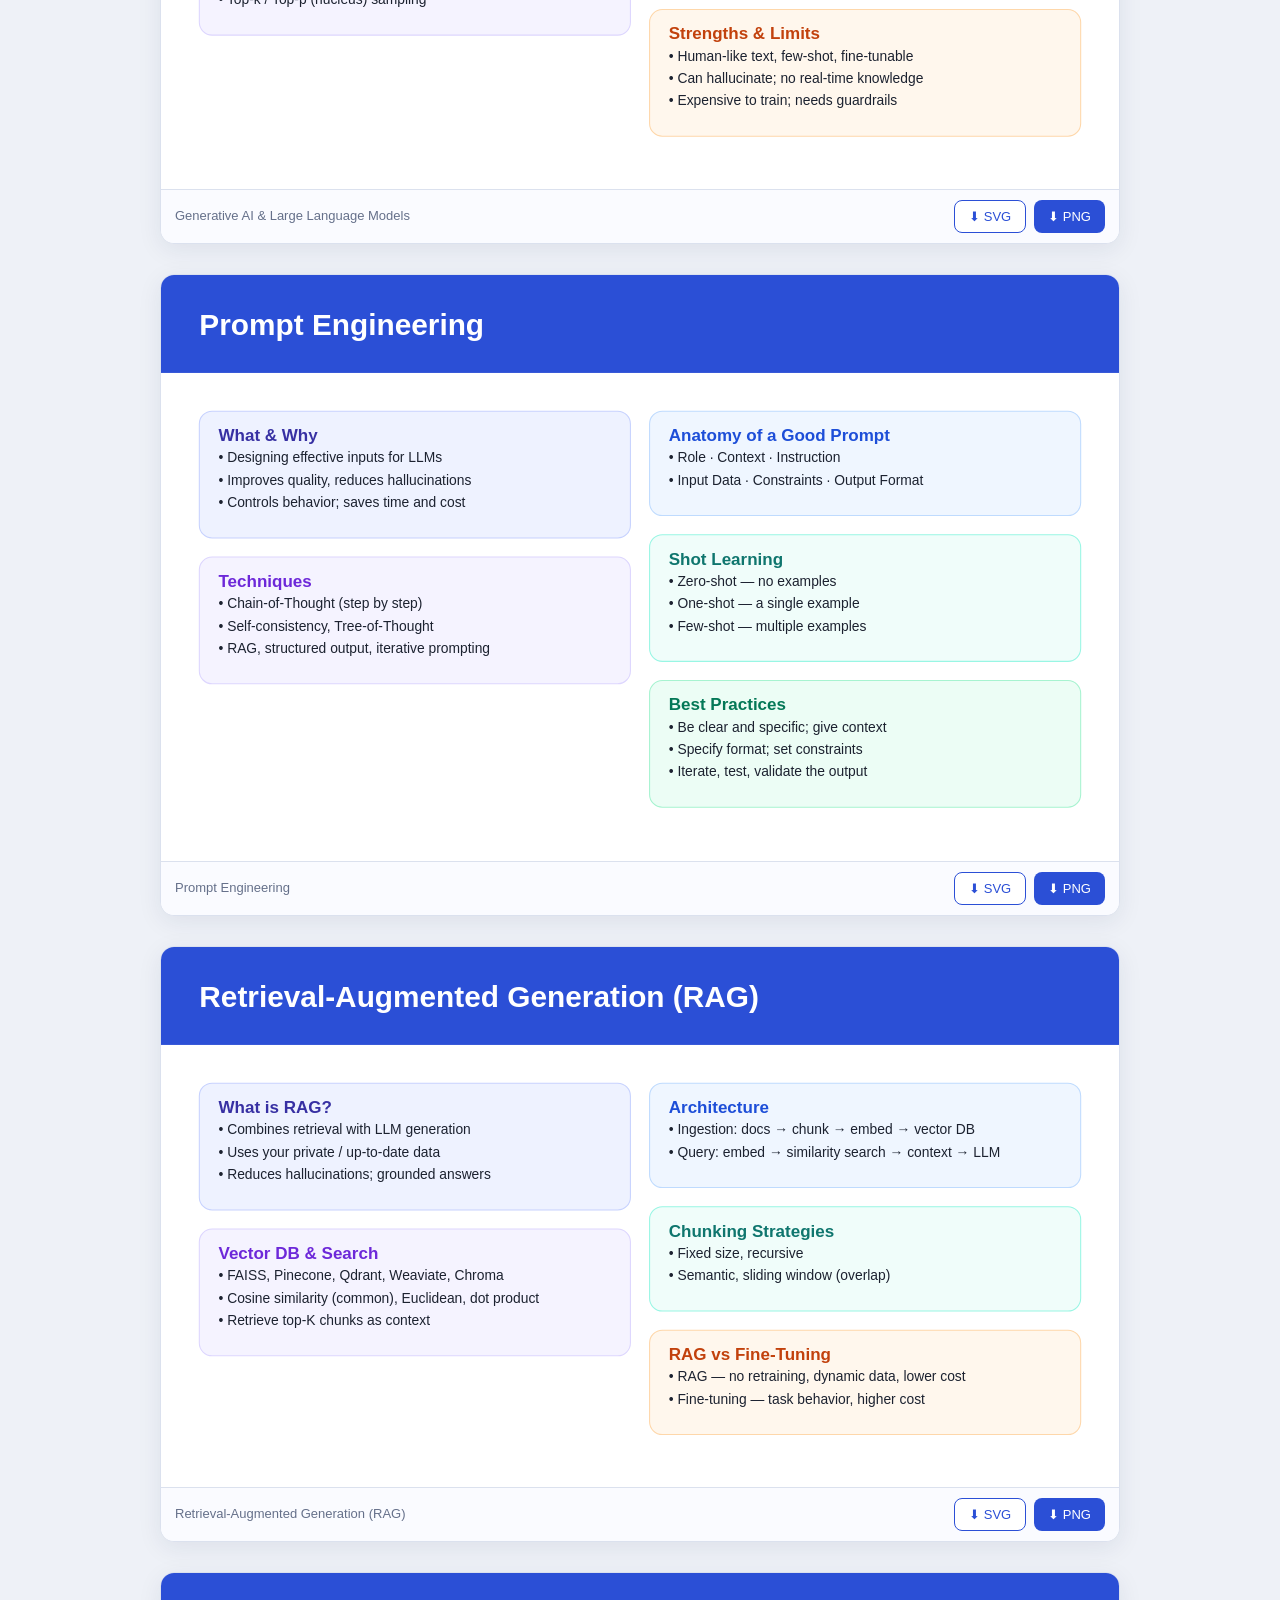
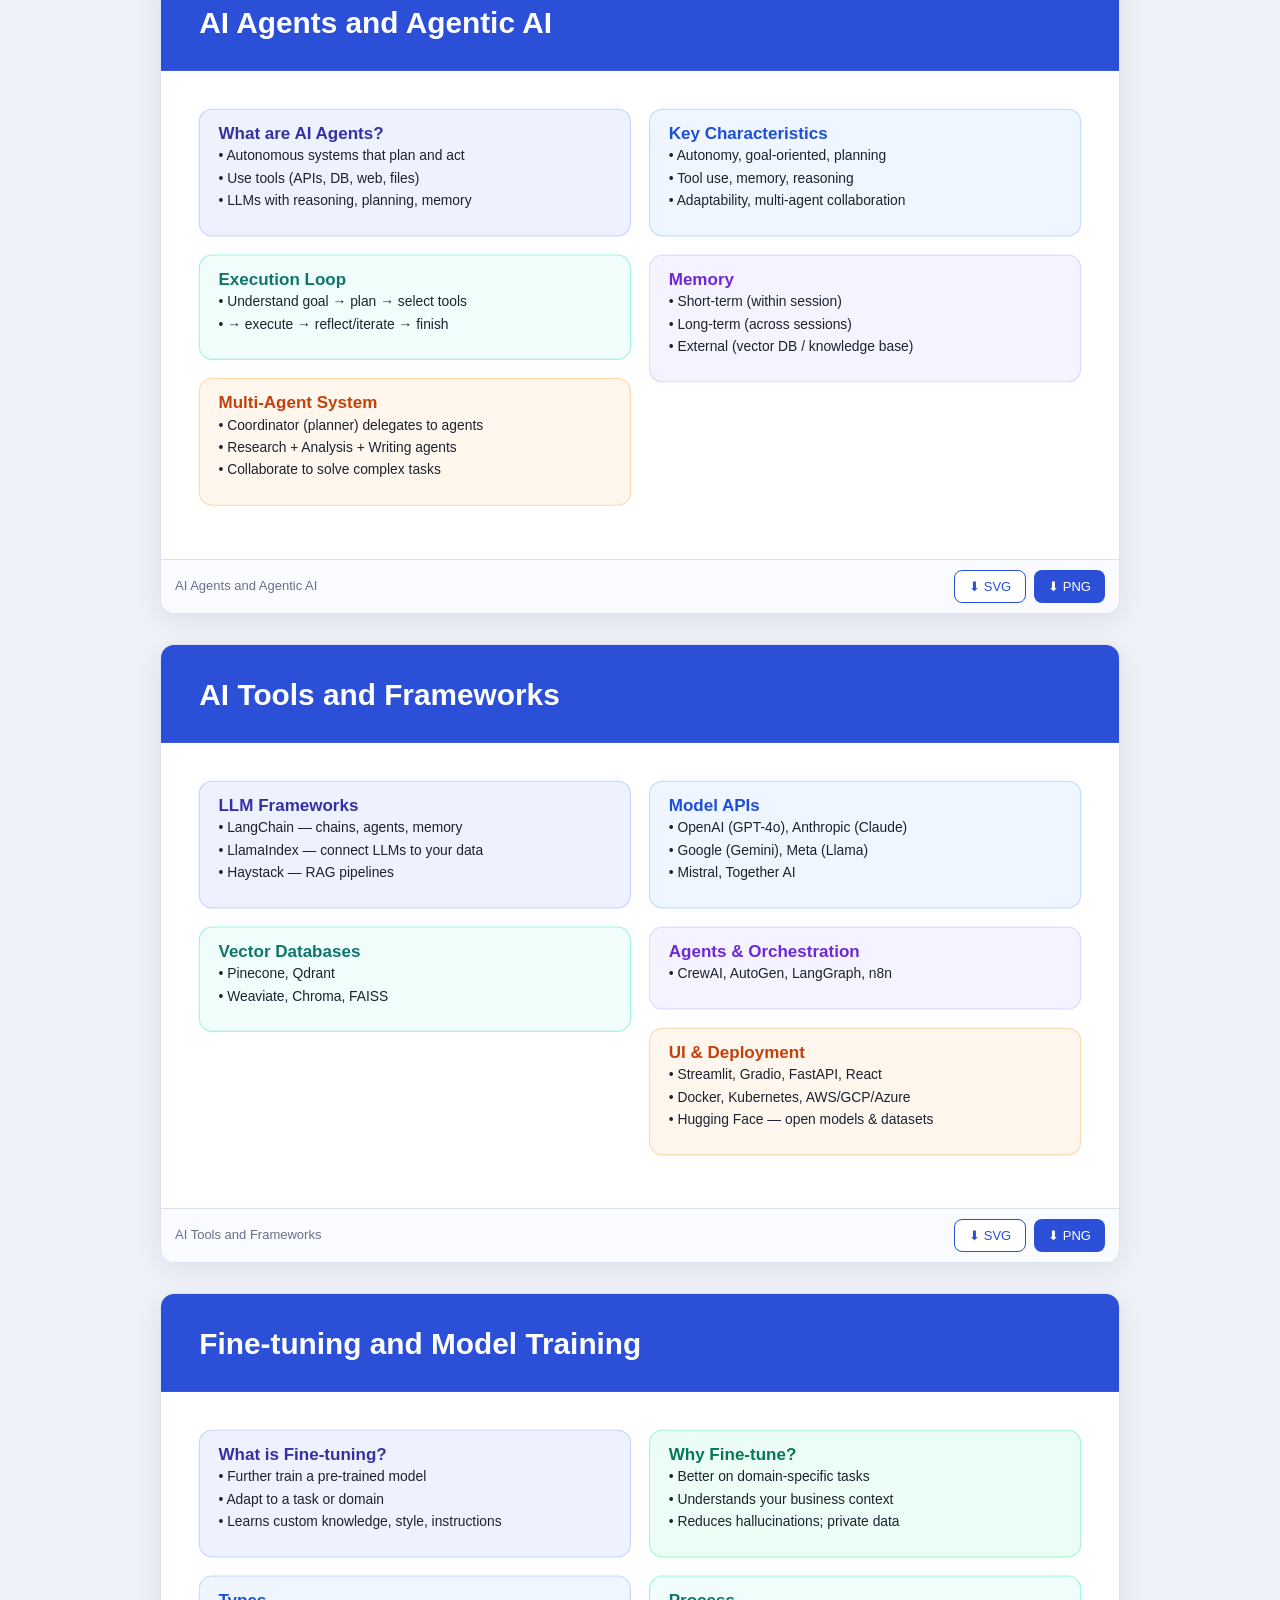
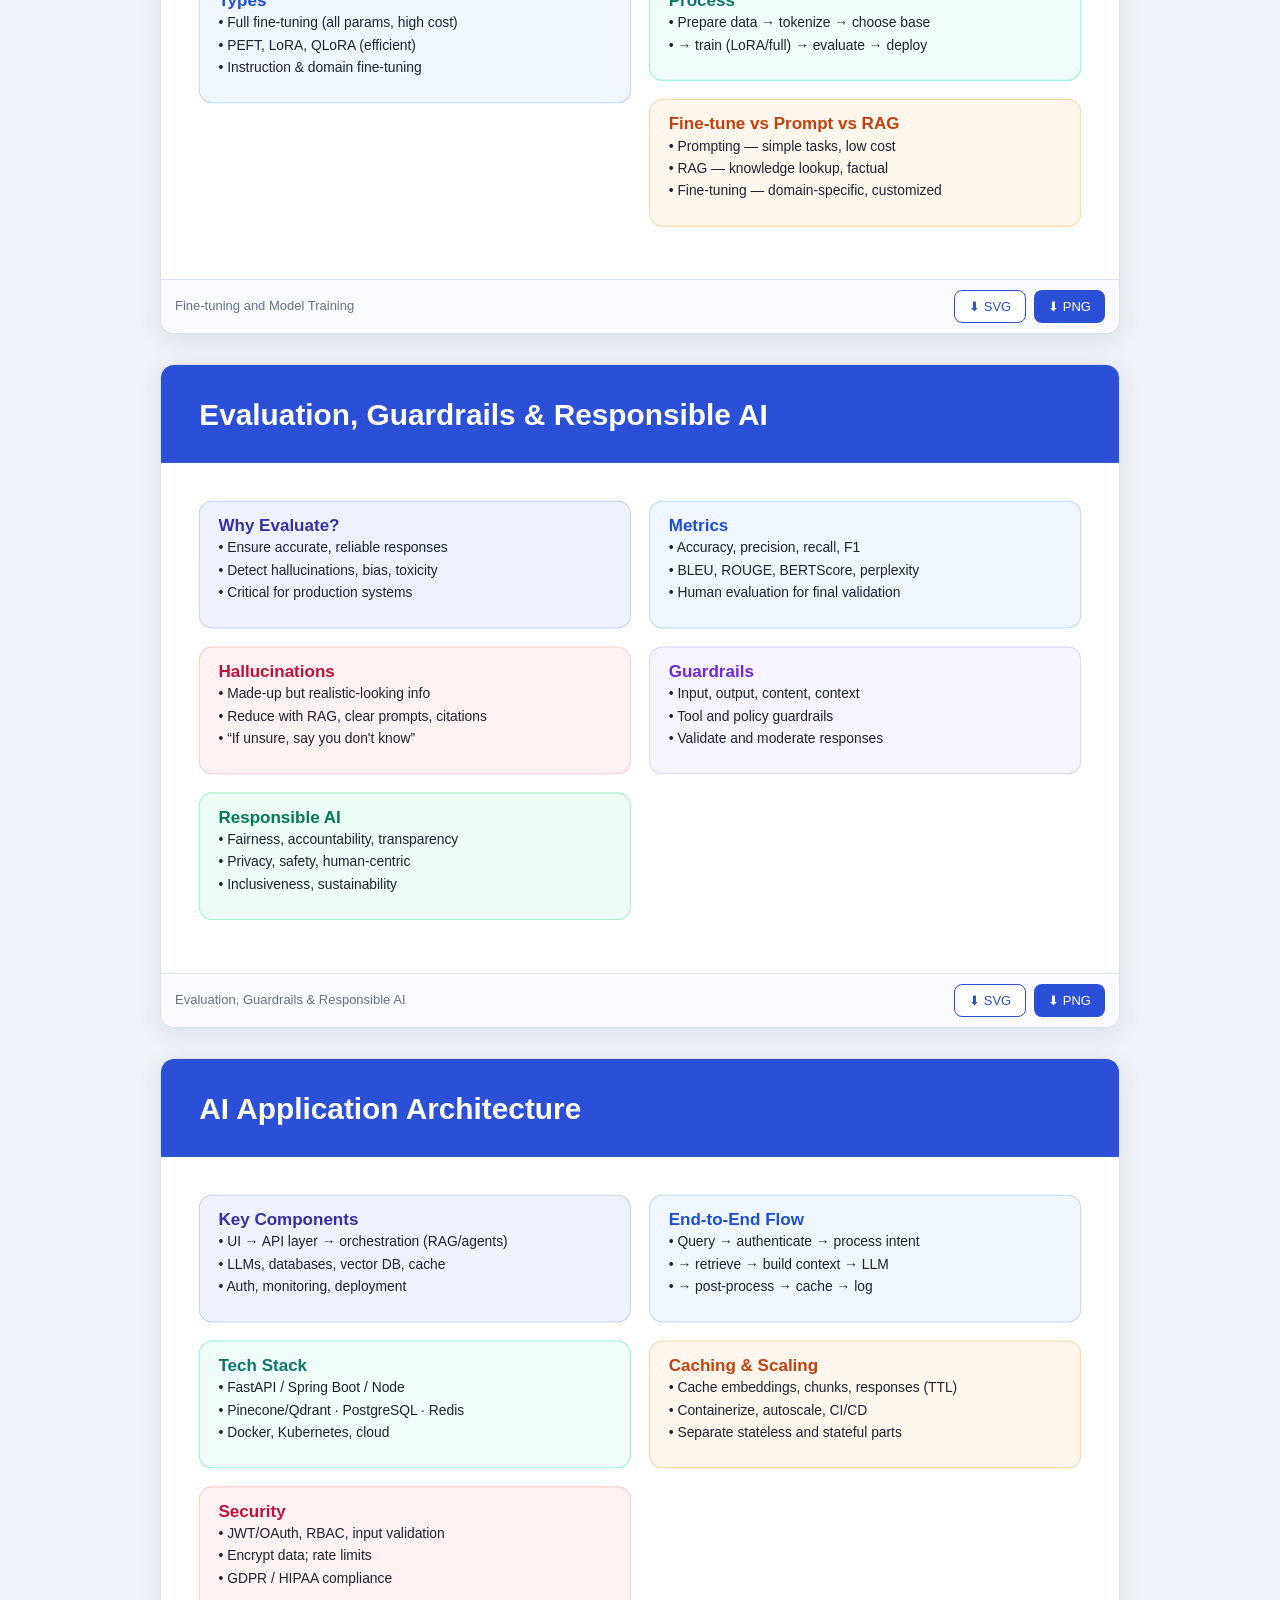
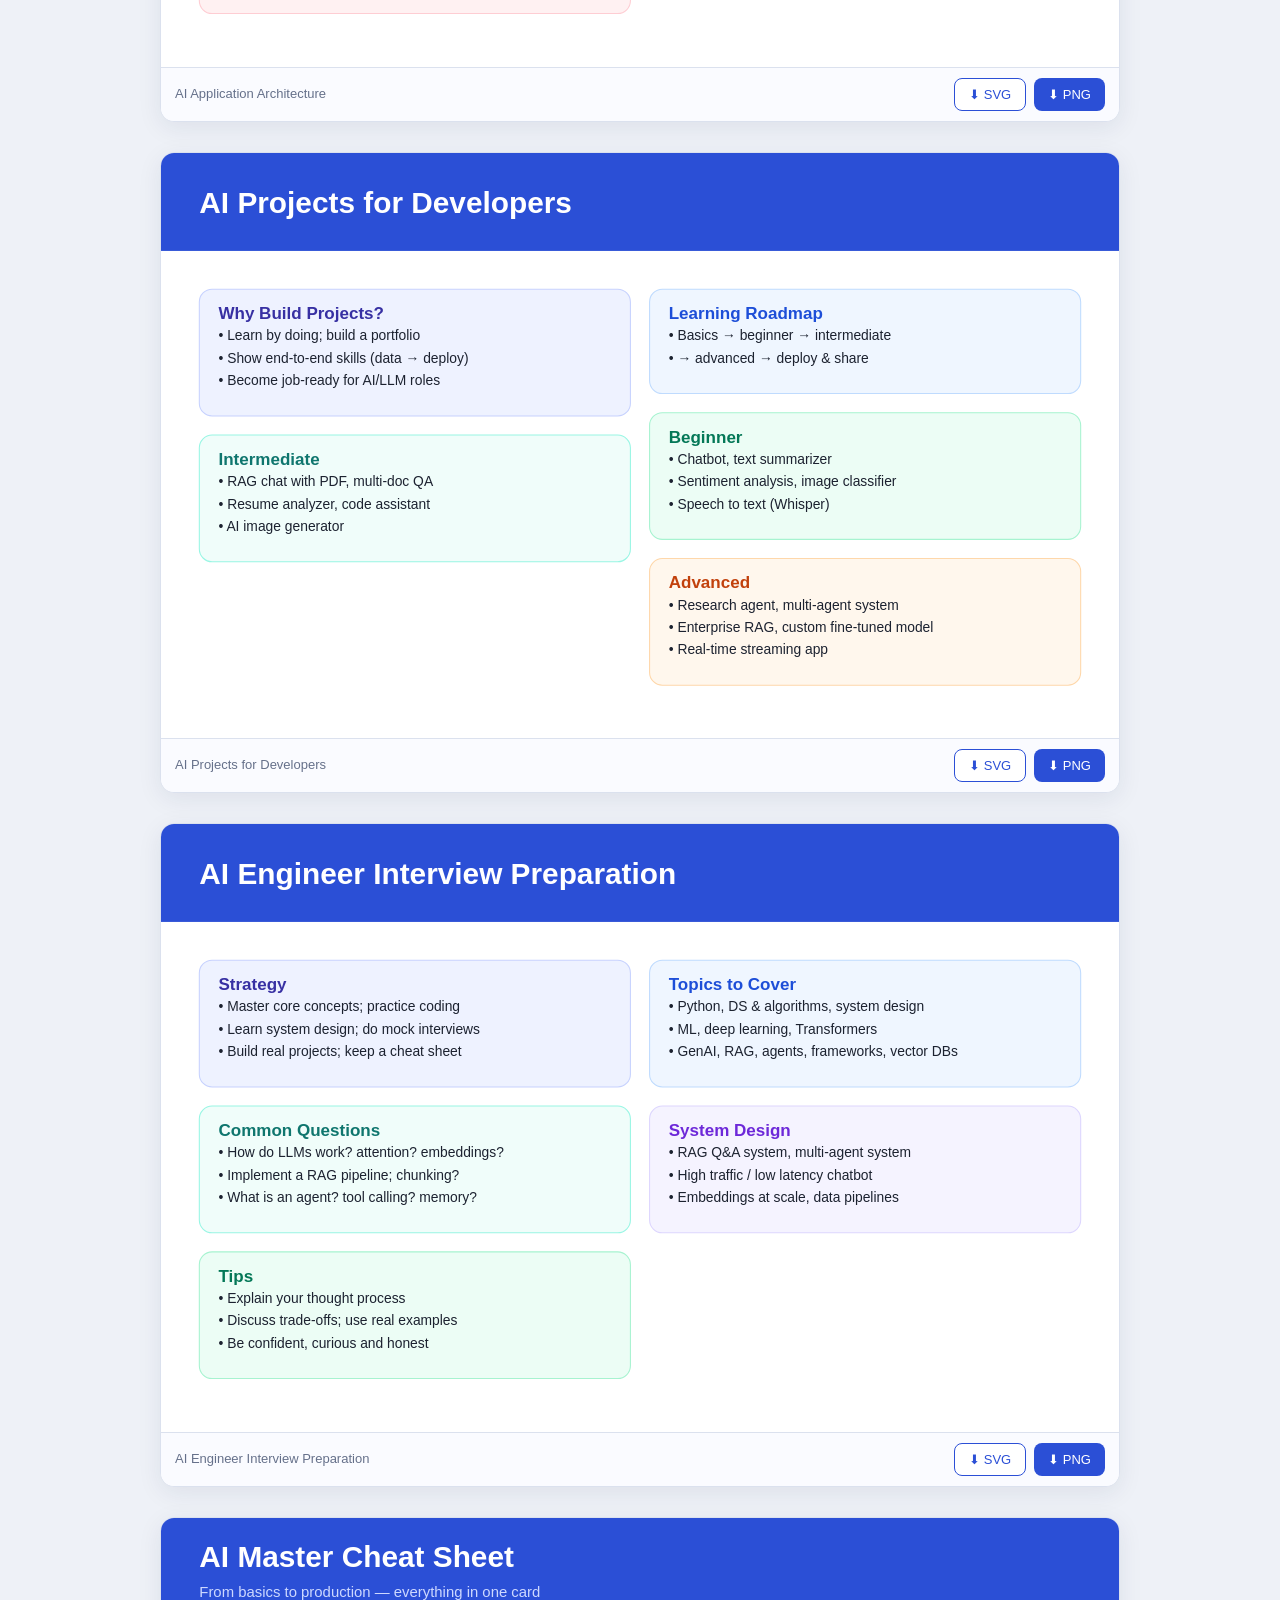
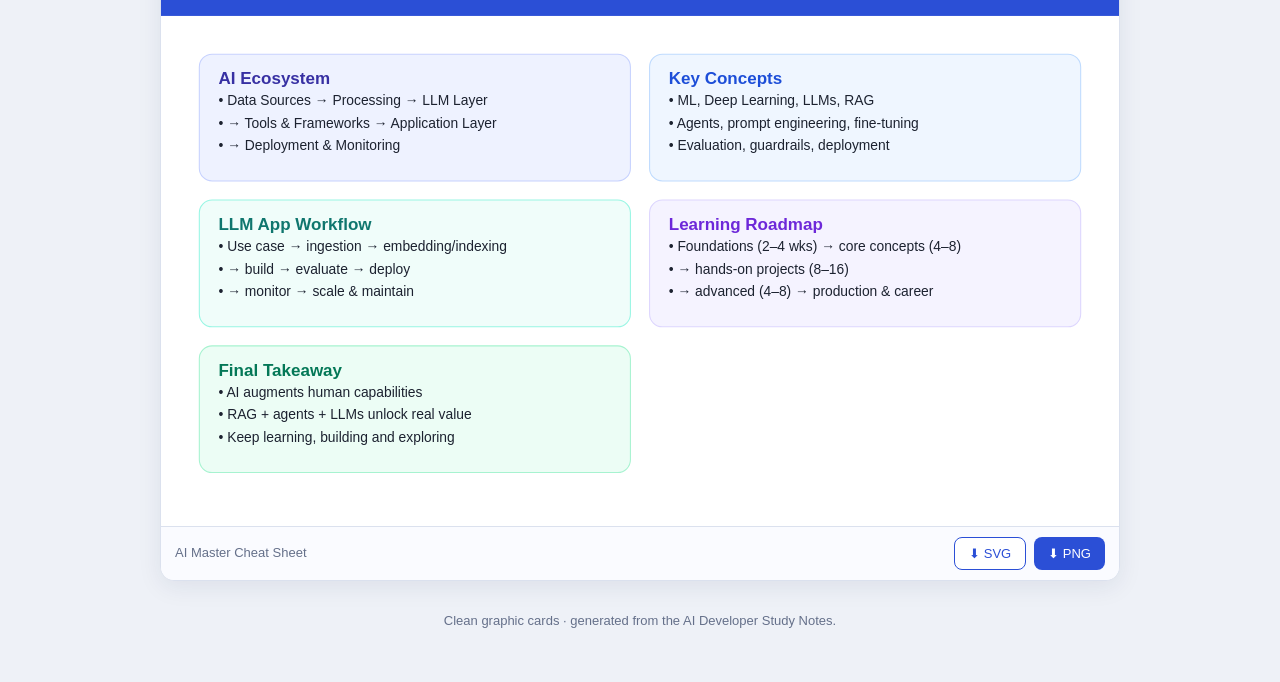
<file: cards.html>
<!DOCTYPE html>
<html lang="en">
<head>
  <meta charset="UTF-8" />
  <meta name="viewport" content="width=device-width, initial-scale=1.0" />
  <title>AI Study Notes — Clean Graphic Cards</title>
  <meta name="description" content="Fresh, clean graphic cards for all 20 AI study-note chapters on a plain background — no page or section numbers. Download each as PNG or SVG." />
  <style>
    :root { --bg:#eef1f7; --fg:#1c2230; --muted:#65708a; --accent:#2b4fd6; --border:#dbe1ee; }
    * { box-sizing: border-box; }
    body { margin:0; background:var(--bg); color:var(--fg);
      font:15px/1.6 -apple-system, BlinkMacSystemFont, "Segoe UI", Roboto, Helvetica, Arial, sans-serif; }
    header.bar { position:sticky; top:0; z-index:10; display:flex; align-items:center; gap:14px;
      padding:12px 20px; background:#fff; border-bottom:1px solid var(--border); box-shadow:0 2px 10px rgba(0,0,0,.05); flex-wrap:wrap; }
    header.bar h1 { font-size:17px; margin:0; }
    header.bar .sp { flex:1; }
    a.back { color:var(--accent); text-decoration:none; font-size:14px; }
    button { background:var(--accent); color:#fff; border:none; border-radius:8px; padding:8px 14px; font-size:13px; cursor:pointer; }
    button.ghost { background:#fff; color:var(--accent); border:1px solid var(--accent); }
    button:hover { opacity:.92; }
    .intro { max-width:960px; margin:22px auto 0; padding:0 20px; }
    .intro p { color:var(--muted); }
    .gallery { max-width:1000px; margin:0 auto; padding:20px; display:flex; flex-direction:column; gap:30px; }
    .card-wrap { background:#fff; border:1px solid var(--border); border-radius:14px; overflow:hidden; box-shadow:0 6px 24px rgba(28,40,80,.08); }
    .card-wrap .svg-host { width:100%; }
    .card-wrap svg { display:block; width:100%; height:auto; }
    .card-actions { display:flex; gap:8px; justify-content:flex-end; padding:10px 14px; border-top:1px solid var(--border); background:#fafbff; flex-wrap:wrap; }
    .card-actions .name { margin-right:auto; align-self:center; color:var(--muted); font-size:13px; }
    footer { text-align:center; color:var(--muted); font-size:13px; padding:10px 0 50px; }
    @media print {
      header.bar, .card-actions, .intro { display:none; }
      body { background:#fff; }
      .card-wrap { break-inside:avoid; box-shadow:none; border:none; margin-bottom:20px; }
      .gallery { gap:0; }
    }
  </style>
</head>
<body>
  <header class="bar">
    <h1>🧠 AI Study Notes — Clean Graphic Cards</h1>
    <span class="sp"></span>
    <a class="back" href="index.html">← Back to notes</a>
    <button class="ghost" id="dlAllSvg">⬇ All SVG (zip-free)</button>
    <button id="printBtn">🖨️ Print / Save PDF</button>
  </header>

  <div class="intro">
    <p>Freshly generated, clean versions of every chapter on a plain (unruled) background — no page
    numbers, no section numbers. Use the buttons under each card to download it as a <strong>PNG</strong>
    (image) or <strong>SVG</strong> (sharp vector), or use Print to save them all as a PDF.</p>
  </div>

  <div class="gallery" id="gallery"></div>
  <footer>Clean graphic cards · generated from the AI Developer Study Notes.</footer>

  <script src="graphic-cards.js"></script>
  <script src="cards.js"></script>
</body>
</html>
</file>
<file: styles.css>
:root {
  --bg: #f4f6fb;
  --surface: #ffffff;
  --fg: #1c2230;
  --muted: #65708a;
  --accent: #2b4fd6;
  --accent-soft: #e7ecfd;
  --border: #e2e7f1;
  --sidebar-bg: #ffffff;
  --rule: #cdd6ea;
  --shadow: 0 6px 24px rgba(28,40,80,.07);
  --topbar-h: 56px;
}
html.dark {
  --bg: #0e1118;
  --surface: #161b25;
  --fg: #e6e9f0;
  --muted: #9aa5bd;
  --accent: #7d97ff;
  --accent-soft: #1c2440;
  --border: #252c3a;
  --sidebar-bg: #121722;
  --rule: #2a3346;
  --shadow: 0 6px 24px rgba(0,0,0,.4);
}

* { box-sizing: border-box; }
html { scroll-behavior: smooth; scroll-padding-top: calc(var(--topbar-h) + 14px); }
body {
  margin: 0; background: var(--bg); color: var(--fg);
  font: 15.5px/1.6 -apple-system, BlinkMacSystemFont, "Segoe UI", Roboto, Helvetica, Arial, sans-serif;
}

.progress { position: fixed; top: 0; left: 0; height: 3px; width: 0; background: linear-gradient(90deg, var(--accent), #35c08a); z-index: 60; transition: width .1s; }

/* Top bar */
.topbar {
  position: sticky; top: 0; height: var(--topbar-h); z-index: 50;
  display: flex; align-items: center; gap: 12px; padding: 0 16px;
  background: var(--surface); border-bottom: 1px solid var(--border); box-shadow: var(--shadow);
}
.brand { font-weight: 700; font-size: 15px; white-space: nowrap; overflow: hidden; text-overflow: ellipsis; }
.spacer { flex: 1; }
.search {
  width: 220px; max-width: 42vw; padding: 8px 12px; border-radius: 9px;
  border: 1px solid var(--border); background: var(--bg); color: var(--fg); font-size: 14px;
}
.search:focus { outline: 2px solid var(--accent); border-color: transparent; }
.icon-btn { background: var(--accent-soft); border: 1px solid var(--border); color: var(--fg); width: 38px; height: 38px; border-radius: 9px; cursor: pointer; font-size: 17px; flex: none; }
.icon-btn:hover { border-color: var(--accent); }
#menuBtn { display: none; }

/* Layout */
.layout { display: grid; grid-template-columns: 280px 1fr; align-items: start; }
.sidebar {
  position: sticky; top: var(--topbar-h); align-self: start;
  height: calc(100vh - var(--topbar-h)); overflow-y: auto;
  background: var(--sidebar-bg); border-right: 1px solid var(--border); padding: 16px 10px 24px;
}
.sidebar ul { list-style: none; margin: 0; padding: 0; }
.sidebar li a {
  display: flex; gap: 10px; align-items: baseline;
  padding: 8px 12px; border-radius: 8px; text-decoration: none; color: var(--fg);
  font-size: 14px; border-left: 3px solid transparent;
}
.sidebar li a .num { color: var(--muted); font-variant-numeric: tabular-nums; font-size: 12.5px; min-width: 20px; }
.sidebar li a:hover { background: var(--accent-soft); }
.sidebar li a.active { background: var(--accent-soft); border-left-color: var(--accent); color: var(--accent); font-weight: 600; }
.sidebar li.hidden { display: none; }
.credit { color: var(--muted); font-size: 12px; margin: 18px 12px 0; line-height: 1.5; }
.backdrop { display: none; }

/* Content */
.content { min-width: 0; padding: 0 clamp(16px, 4vw, 48px) 60px; }
.intro { max-width: 820px; margin: 0 auto; padding: 48px 0 20px; text-align: center; }
.intro h1 { font-size: clamp(38px, 7vw, 60px); margin: 0; letter-spacing: -.02em; color: var(--accent); }
.subtitle { font-size: 22px; font-weight: 600; margin: 6px 0 2px; }
.tagline { color: var(--muted); font-size: 15px; margin: 0 0 18px; }
.lead { max-width: 60ch; margin: 0 auto; color: var(--fg); }
.chip-row { display: flex; flex-wrap: wrap; gap: 8px; justify-content: center; margin-top: 22px; }
.chip { background: var(--accent-soft); color: var(--accent); border: 1px solid var(--border); border-radius: 999px; padding: 5px 13px; font-size: 13px; cursor: pointer; text-decoration: none; }
.chip:hover { border-color: var(--accent); }

/* Chapter card */
.chapter { max-width: 900px; margin: 0 auto 26px; background: var(--surface); border: 1px solid var(--border); border-radius: 16px; box-shadow: var(--shadow); overflow: hidden; scroll-margin-top: calc(var(--topbar-h) + 14px); }
.ch-head { display: flex; align-items: center; gap: 14px; padding: 18px 22px; border-bottom: 1px solid var(--border); background: linear-gradient(180deg, var(--accent-soft), transparent); }
.ch-badge { flex: none; width: 42px; height: 42px; border-radius: 11px; background: var(--accent); color: #fff; display: grid; place-items: center; font-weight: 800; font-size: 18px; }
.ch-head h2 { margin: 0; font-size: 21px; }
.ch-head .pg { margin-left: auto; color: var(--muted); font-size: 12.5px; white-space: nowrap; }

.ch-toggle { display: flex; gap: 6px; padding: 12px 22px 0; }
.ch-toggle button { flex: none; padding: 6px 14px; font-size: 13px; border-radius: 8px 8px 0 0; border: 1px solid var(--border); border-bottom: none; background: var(--bg); color: var(--muted); cursor: pointer; }
.ch-toggle button.active { background: var(--surface); color: var(--accent); font-weight: 600; box-shadow: 0 -2px 0 var(--accent) inset; }

.ch-body { padding: 16px 22px 24px; }
.ch-body.image-view .text-pane { display: none; }
.ch-body:not(.image-view) .image-pane { display: none; }
.image-pane img { width: 100%; height: auto; border: 1px solid var(--border); border-radius: 10px; }
.image-pane .cap { color: var(--muted); font-size: 12.5px; text-align: center; margin-top: 8px; }

/* Text pane content */
.text-pane h3 { font-size: 16.5px; margin: 20px 0 8px; padding-bottom: 5px; border-bottom: 2px solid var(--rule); color: var(--accent); }
.text-pane h3:first-child { margin-top: 4px; }
.text-pane h4 { font-size: 14.5px; margin: 14px 0 6px; }
.text-pane p { margin: 8px 0; }
.text-pane ul { margin: 8px 0; padding-left: 22px; }
.text-pane li { margin: 4px 0; }
.text-pane .grid2 { display: grid; grid-template-columns: 1fr 1fr; gap: 10px 28px; }
.text-pane code { background: var(--accent-soft); padding: 1.5px 6px; border-radius: 5px; font-family: "SF Mono", Menlo, Consolas, monospace; font-size: 13px; }
.text-pane pre { background: #0f1526; color: #d6e0ff; border-radius: 10px; padding: 14px 16px; overflow: auto; font-size: 12.5px; line-height: 1.55; }
html.dark .text-pane pre { background: #0a0e18; }
.text-pane pre code { background: none; padding: 0; color: inherit; }

table.tbl { width: 100%; border-collapse: collapse; margin: 10px 0; font-size: 13.5px; }
table.tbl th, table.tbl td { border: 1px solid var(--border); padding: 7px 10px; text-align: left; vertical-align: top; }
table.tbl thead th { background: var(--accent-soft); color: var(--accent); }
table.tbl tbody tr:nth-child(even) { background: var(--bg); }

.note { background: var(--accent-soft); border-left: 3px solid var(--accent); border-radius: 0 8px 8px 0; padding: 10px 14px; margin: 12px 0; font-size: 14px; }
.tags { display: flex; flex-wrap: wrap; gap: 6px; margin-top: 6px; }
.tag { font-size: 12px; background: var(--bg); border: 1px solid var(--border); border-radius: 6px; padding: 2px 8px; color: var(--muted); }
.takeaway { border-left: 3px solid #35c08a; background: rgba(53,192,138,.08); border-radius: 0 8px 8px 0; padding: 10px 14px; margin: 12px 0; }
.interview { border-left: 3px solid #e0922f; background: rgba(224,146,47,.08); border-radius: 0 8px 8px 0; padding: 10px 14px; margin: 12px 0; }

.site-footer { max-width: 900px; margin: 30px auto 0; text-align: center; color: var(--muted); font-size: 13px; border-top: 1px solid var(--border); padding-top: 20px; }

.top-btn { position: fixed; right: 20px; bottom: 20px; width: 44px; height: 44px; border-radius: 50%; border: none; background: var(--accent); color: #fff; font-size: 20px; cursor: pointer; box-shadow: var(--shadow); opacity: 0; pointer-events: none; transition: opacity .2s; z-index: 40; }
.top-btn.show { opacity: 1; pointer-events: auto; }

@media (max-width: 900px) {
  #menuBtn { display: block; }
  .layout { grid-template-columns: 1fr; }
  .sidebar { position: fixed; top: var(--topbar-h); left: 0; width: 280px; z-index: 45; transform: translateX(-100%); transition: transform .25s; box-shadow: var(--shadow); }
  .sidebar.open { transform: translateX(0); }
  .backdrop.show { display: block; position: fixed; inset: var(--topbar-h) 0 0 0; background: rgba(0,0,0,.4); z-index: 44; }
  .brand { font-size: 13px; }
  .search { width: 130px; }
  .text-pane .grid2 { grid-template-columns: 1fr; }
}
</file>
